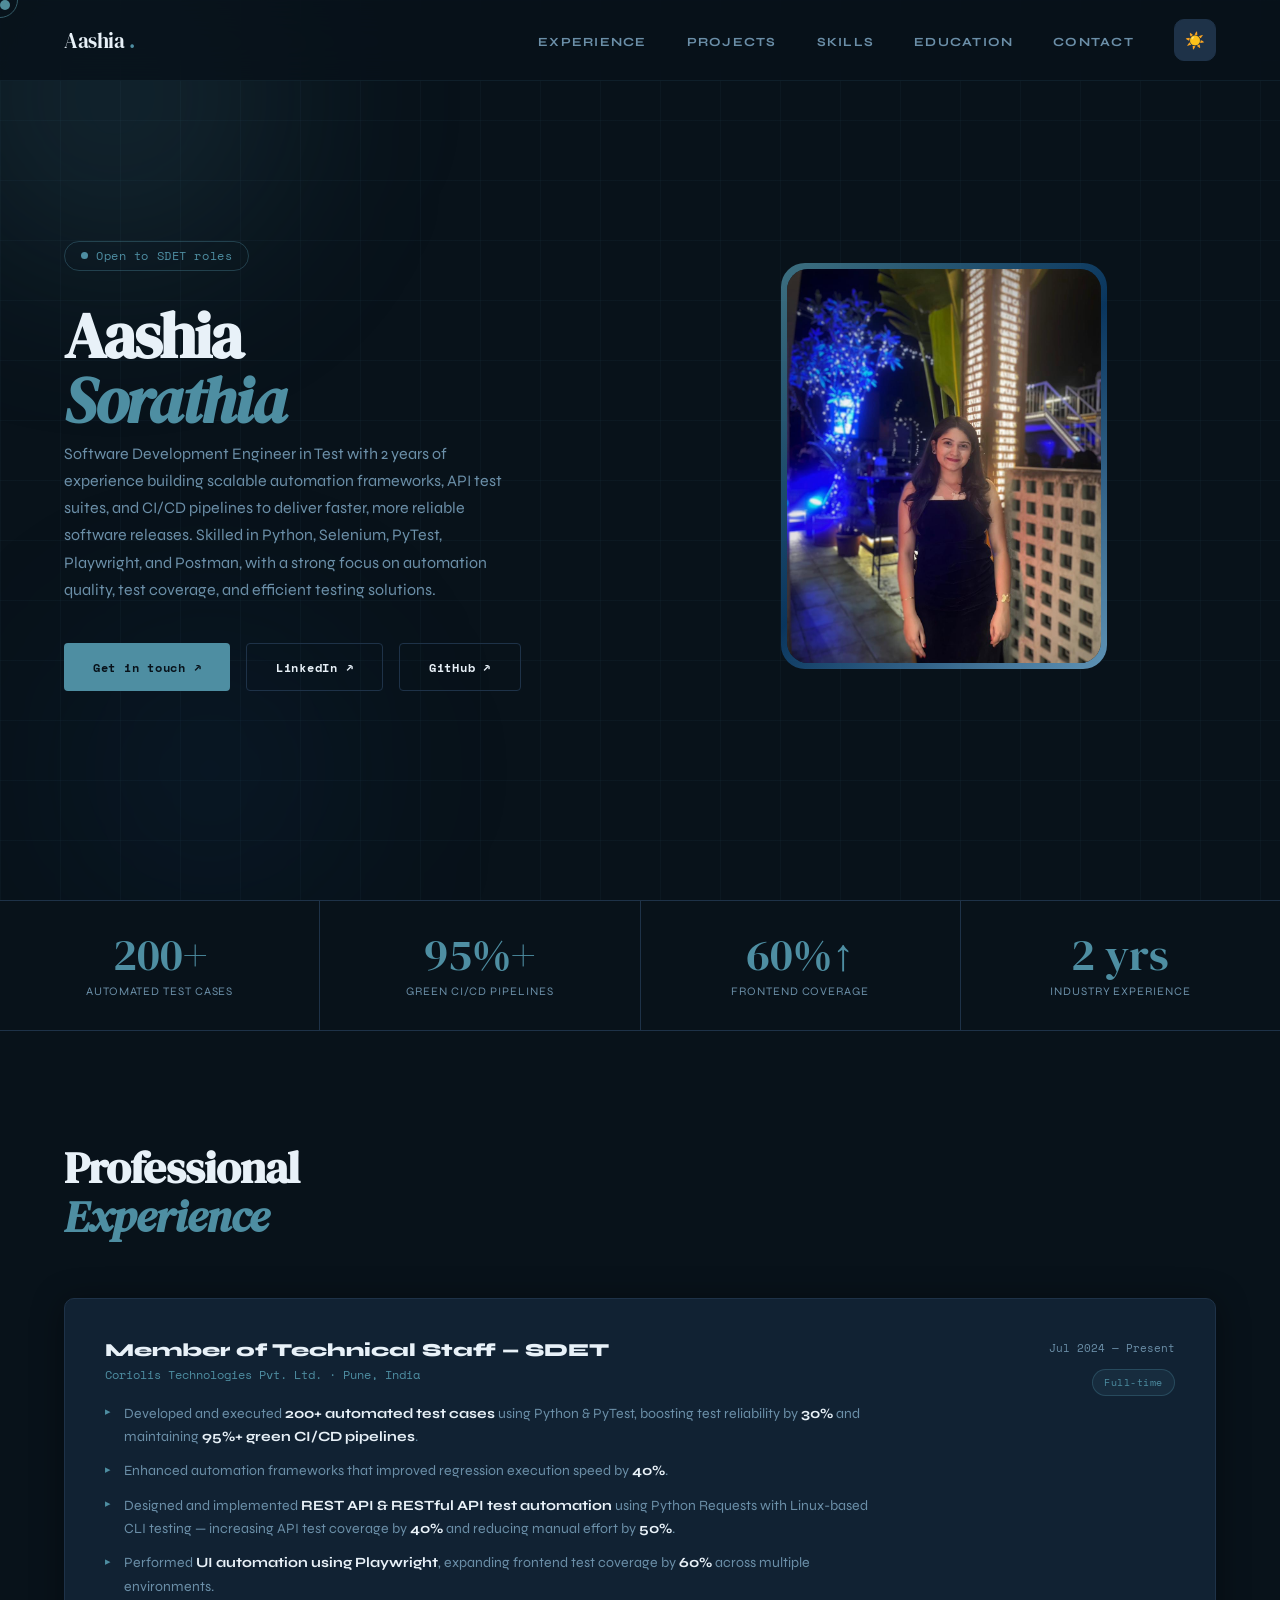
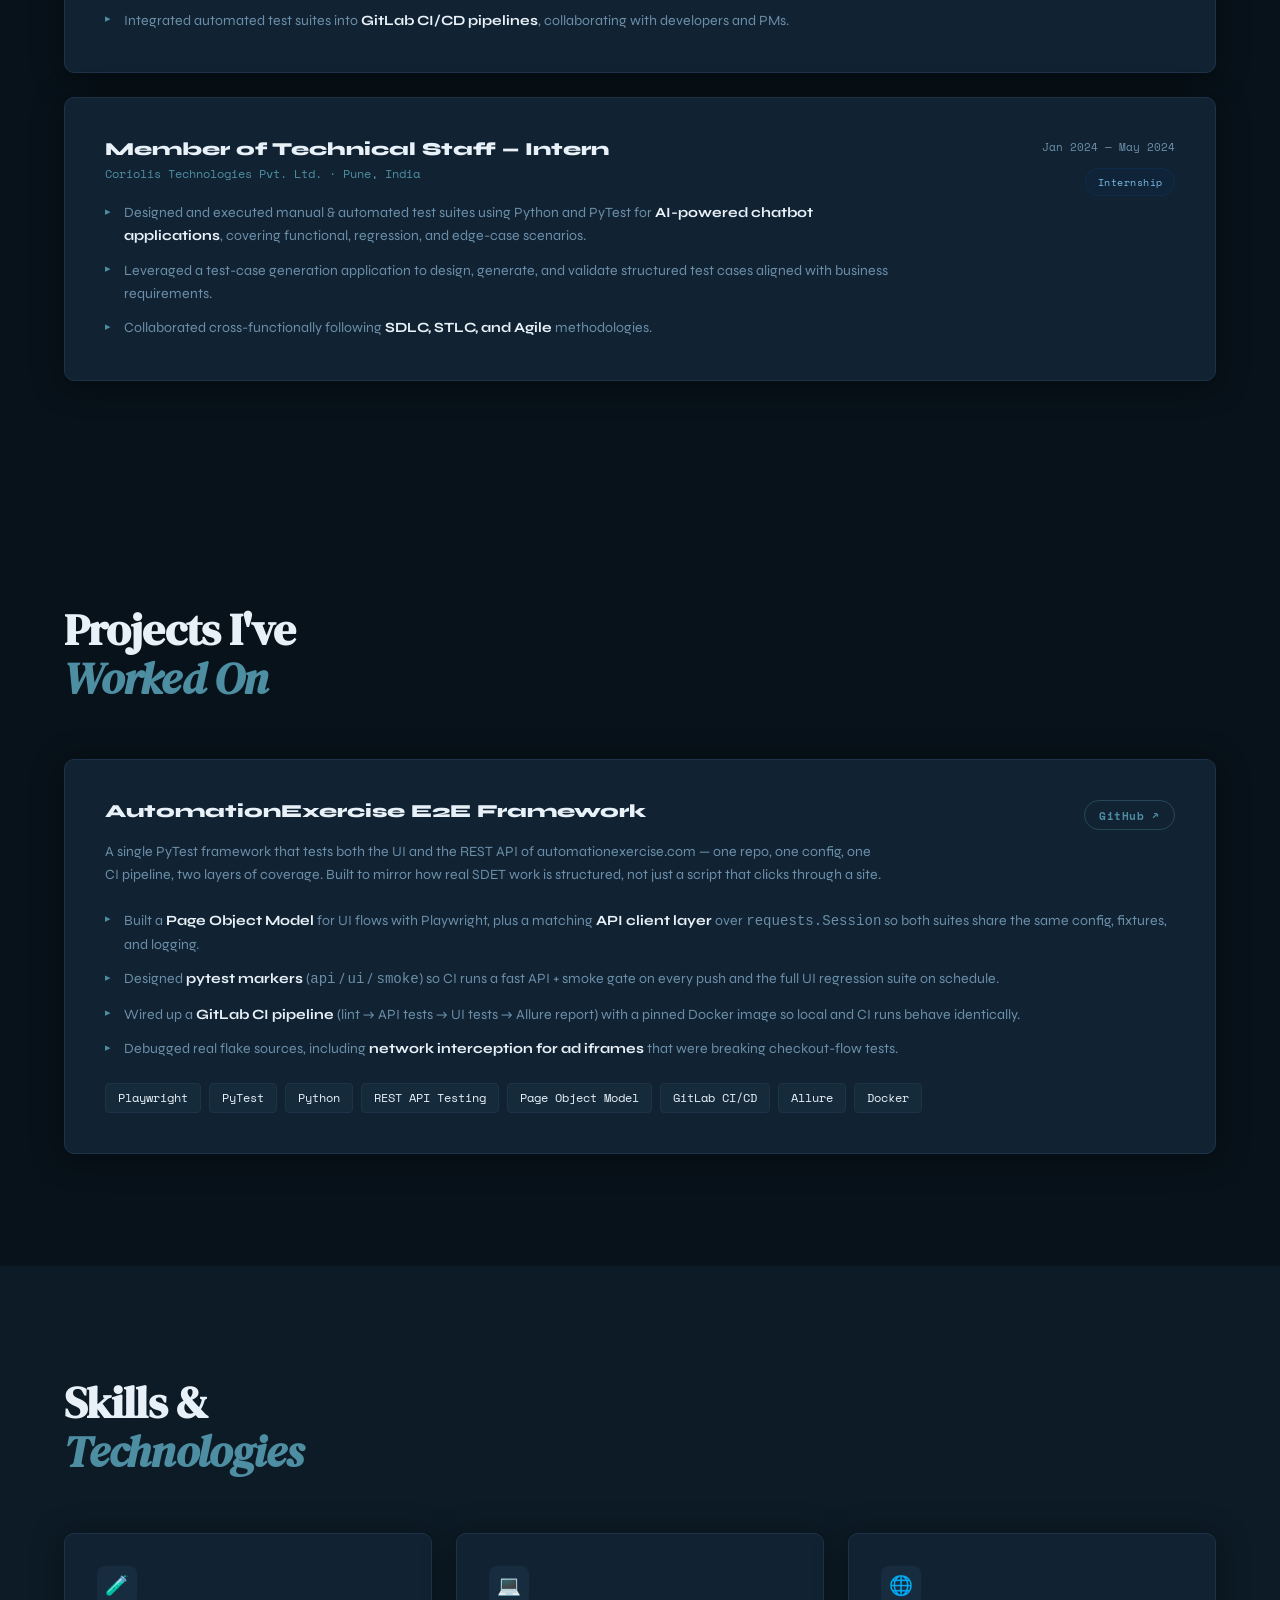
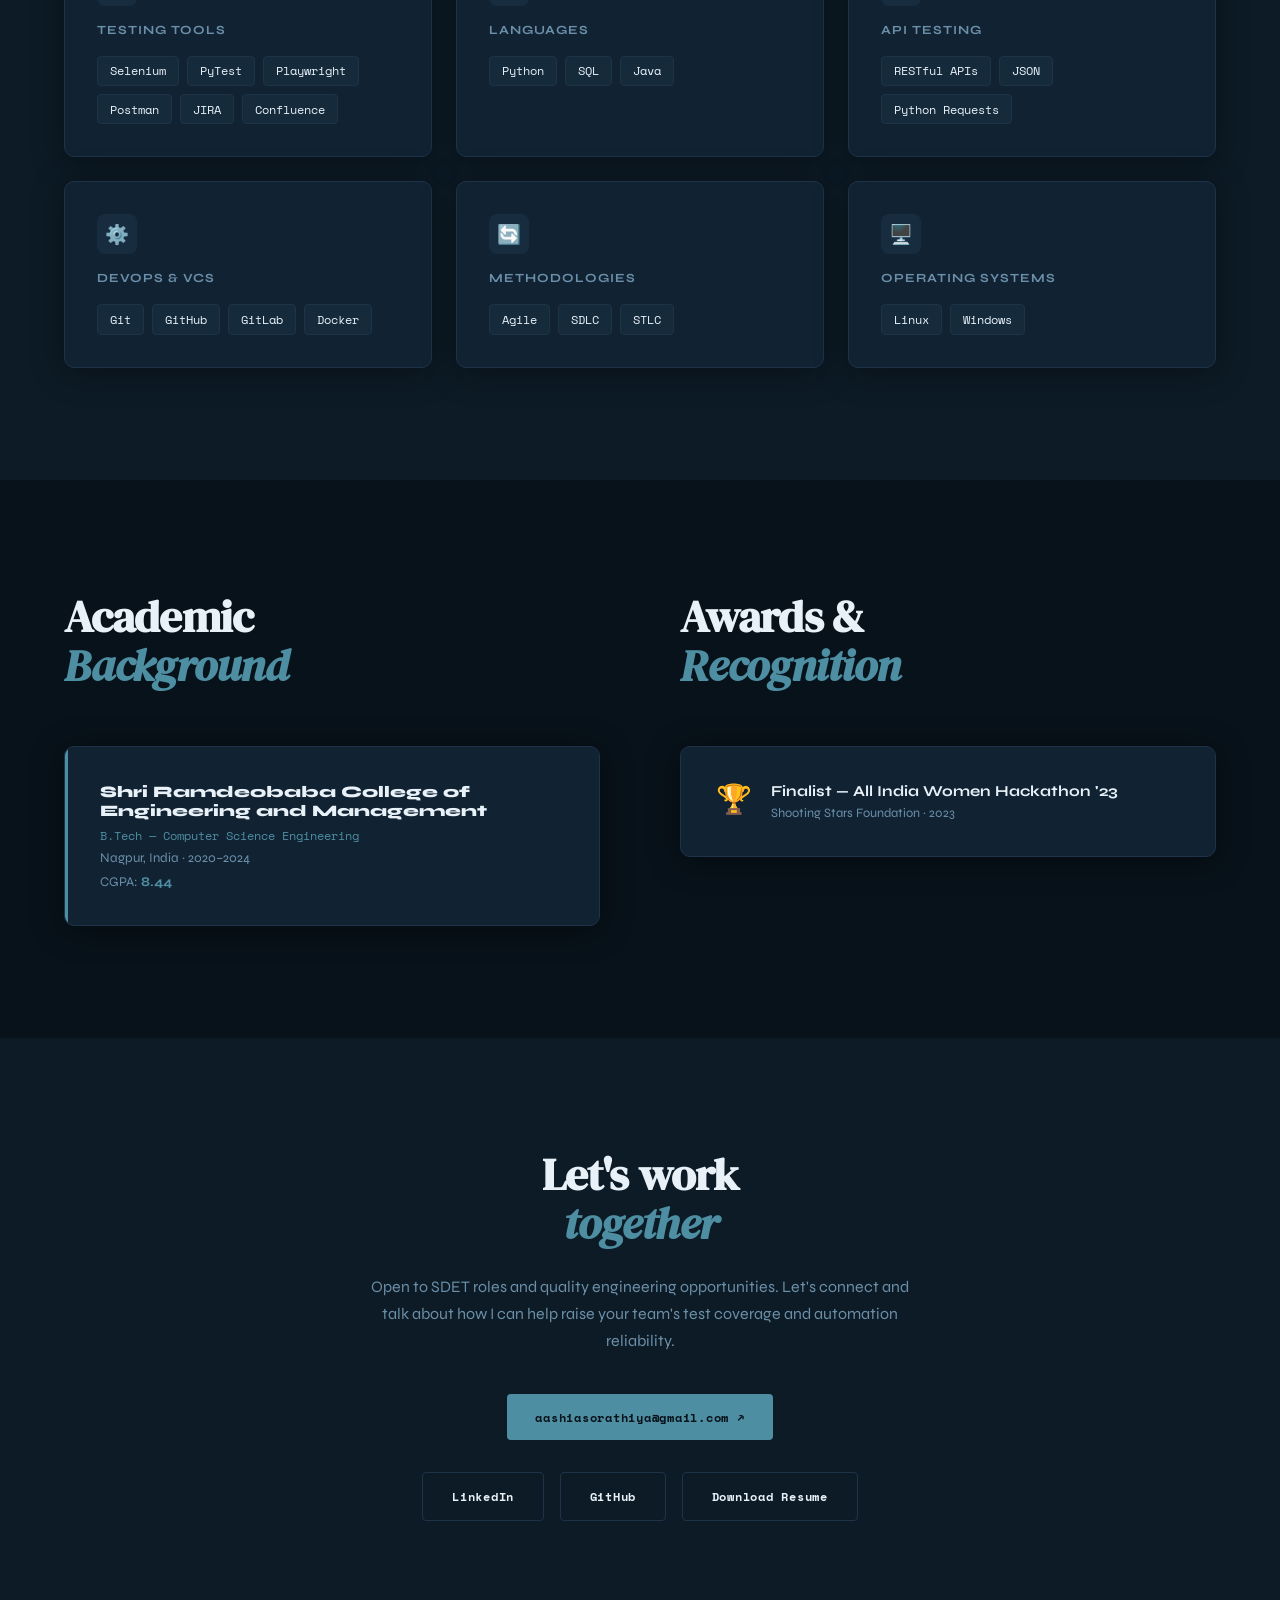
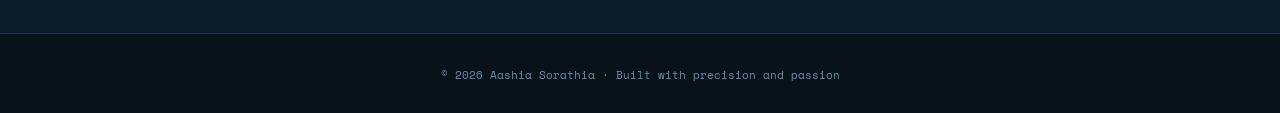
<file: index.html>
<!DOCTYPE html>
<html lang="en" data-theme="dark">
<head>
<meta charset="UTF-8"/>
<meta name="viewport" content="width=device-width, initial-scale=1.0"/>
<title>Aashia Sorathia — SDET</title>
<link href="https://fonts.googleapis.com/css2?family=DM+Serif+Display:ital@0;1&family=Space+Mono:wght@400;700&family=Syne:wght@400;500;700;800&display=swap" rel="stylesheet"/>
<style>

  /* ─── DARK THEME ─── */
  :root, [data-theme="dark"] {
    --bg:         #08121a;
    --surface:    #0d1b26;
    --card:       #112233;
    --border:     #1e3248;
    --accent:     #4E8EA2;
    --accent2:    #0A4174;
    --accent3:    #7BBDE8;
    --text:       #e8f1f8;
    --muted:      #6b8fa8;
    --warm:       #f0b452;
    --nav-bg:     rgba(8,18,26,0.82);
    --nav-border: rgba(78,142,162,0.12);
    --toggle-bg:  #1e3248;
    --shadow:     0 4px 32px rgba(0,0,0,0.4);
  }

  /* ─── LIGHT THEME ─── */
  [data-theme="light"] {
    --bg:         #f0f6fa;
    --surface:    #e2ecf4;
    --card:       #ffffff;
    --border:     #bdd4e4;
    --accent:     #4E8EA2;
    --accent2:    #0A4174;
    --accent3:    #2e7ab0;
    --text:       #0a1f2e;
    --muted:      #4a6d85;
    --warm:       #c47a1a;
    --nav-bg:     rgba(240,246,250,0.88);
    --nav-border: rgba(78,142,162,0.18);
    --toggle-bg:  #bdd4e4;
    --shadow:     0 4px 24px rgba(10,65,116,0.08);
  }

  *, *::before, *::after { box-sizing: border-box; margin: 0; padding: 0; }
  html { scroll-behavior: smooth; }
  body {
    background: var(--bg); color: var(--text);
    font-family: 'Syne', sans-serif;
    overflow-x: hidden; cursor: none;
    transition: background 0.4s, color 0.4s;
  }

  /* ── CURSOR ── */
  .cursor {
    width: 10px; height: 10px; background: var(--accent);
    border-radius: 50%; position: fixed; top: 0; left: 0;
    pointer-events: none; z-index: 9999;
    transition: transform 0.1s; mix-blend-mode: exclusion;
  }
  .cursor-ring {
    width: 36px; height: 36px; border: 1.5px solid var(--accent);
    border-radius: 50%; position: fixed; top: 0; left: 0;
    pointer-events: none; z-index: 9998;
    transition: transform 0.25s; mix-blend-mode: exclusion; opacity: 0.6;
  }

  /* ── NAV ── */
  nav {
    position: fixed; top: 0; left: 0; right: 0; z-index: 100;
    padding: 1.2rem 4rem;
    display: flex; justify-content: space-between; align-items: center;
    backdrop-filter: blur(18px);
    background: var(--nav-bg); border-bottom: 1px solid var(--nav-border);
    transition: background 0.4s, border-color 0.4s;
  }
  .nav-logo {
    font-family: 'DM Serif Display', serif; font-size: 1.3rem;
    letter-spacing: -0.02em; color: var(--text); text-decoration: none;
  }
  .nav-logo span { color: var(--accent); }
  .nav-right { display: flex; align-items: center; gap: 2.5rem; }
  .nav-links { display: flex; gap: 2.5rem; list-style: none; }
  .nav-links a {
    color: var(--muted); text-decoration: none; font-size: 0.78rem;
    font-weight: 700; letter-spacing: 0.1em; text-transform: uppercase;
    transition: color 0.2s; cursor: none;
  }
  .nav-links a:hover { color: var(--accent); }
  .theme-toggle {
    width: 42px; height: 42px; border-radius: 10px;
    border: 1px solid var(--border); background: var(--toggle-bg);
    display: flex; align-items: center; justify-content: center;
    font-size: 1rem; cursor: none; transition: all 0.3s;
  }
  .theme-toggle:hover { border-color: var(--accent); transform: scale(1.08); }

  /* ── HERO ── */
  #hero {
    min-height: 100vh;
    display: grid; grid-template-columns: 1fr 1fr;
    align-items: center; padding: 6rem 4rem 4rem;
    gap: 4rem; overflow: hidden; position: relative;
  }
  .hero-bg-grid {
    position: absolute; inset: 0;
    background-image:
      linear-gradient(rgba(78,142,162,0.05) 1px, transparent 1px),
      linear-gradient(90deg, rgba(78,142,162,0.05) 1px, transparent 1px);
    background-size: 60px 60px; pointer-events: none; z-index: 0;
  }
  .glow-orb {
    position: absolute; border-radius: 50%;
    filter: blur(90px); pointer-events: none; z-index: 0;
  }
  .orb1 { width: 350px; height: 350px; background: rgba(78,142,162,0.15); top: -80px; left: -60px; }
  .orb2 { width: 260px; height: 260px; background: rgba(10,65,116,0.15); bottom: 0; left: 80px; }

  .hero-left { position: relative; z-index: 2; max-width: 560px; }
  .hero-tag {
    display: inline-flex; align-items: center; gap: 0.5rem;
    font-family: 'Space Mono', monospace; font-size: 0.72rem;
    color: var(--accent); border: 1px solid rgba(78,142,162,0.35);
    border-radius: 100px; padding: 0.35rem 1rem; margin-bottom: 2rem;
    letter-spacing: 0.05em;
  }
  .hero-tag::before {
    content: ''; width: 7px; height: 7px;
    background: var(--accent); border-radius: 50%;
    animation: pulse 2s ease-in-out infinite;
  }
  @keyframes pulse {
    0%,100% { opacity: 1; transform: scale(1); }
    50% { opacity: 0.4; transform: scale(0.8); }
  }
  h1 {
    font-family: 'DM Serif Display', serif;
    font-size: clamp(3rem, 5vw, 5.5rem);
    line-height: 1.02; letter-spacing: -0.03em; margin-bottom: 0.4rem;
  }
  h1 em { font-style: italic; color: var(--accent); }
  .hero-sub {
    font-size: 1rem; color: var(--muted);
    margin-bottom: 2.5rem; line-height: 1.7; max-width: 440px;
  }
  .hero-cta { display: flex; gap: 1rem; flex-wrap: wrap; }
  .btn {
    display: inline-flex; align-items: center; gap: 0.5rem;
    font-family: 'Space Mono', monospace; font-size: 0.78rem;
    font-weight: 700; letter-spacing: 0.06em;
    padding: 0.85rem 1.8rem; border-radius: 4px;
    text-decoration: none; cursor: none; transition: all 0.2s;
  }
  .btn-primary { background: var(--accent); color: #fff; }
  [data-theme="dark"] .btn-primary { color: #08121a; }
  .btn-primary:hover { background: #3a7a8e; transform: translateY(-2px); }
  .btn-ghost { border: 1px solid var(--border); color: var(--text); background: transparent; }
  .btn-ghost:hover { border-color: var(--accent); color: var(--accent); transform: translateY(-2px); }

  /* ── PHOTO ── */
  .hero-right {
    position: relative; z-index: 2;
    display: flex; justify-content: center; align-items: center;
  }
  .hero-photo-wrap {
    position: relative; width: 320px; height: 400px;
    flex-shrink: 0; isolation: isolate;
  }
  /* Gradient ring frame — sits BEHIND photo */
  .photo-frame {
    position: absolute; inset: -3px; border-radius: 24px;
    background: linear-gradient(135deg, var(--accent), var(--accent2), var(--accent3));
    z-index: 1; opacity: 0.75;
  }
  /* White/card gap between frame and image */
  .photo-frame-gap {
    position: absolute; inset: 3px; border-radius: 21px;
    background: var(--card); z-index: 2;
  }
  /* Actual image container — clips cleanly */
  .photo-img-clip {
    position: absolute; inset: 3px; border-radius: 21px;
    overflow: hidden; z-index: 3;
  }
  /* ✅ The image — NO blue tint, NO filters, NO borders */
  .photo-img-clip img {
    width: 100%; height: 100%;
    object-fit: cover; object-position: center top;
    display: block;
    filter: none;
    -webkit-filter: none;
    image-rendering: auto;
    border: none; outline: none;
  }
  .photo-badge {
    position: absolute; bottom: -16px; right: 8px; z-index: 5;
    background: var(--accent); color: #fff;
    font-family: 'Space Mono', monospace; font-size: 0.65rem;
    font-weight: 700; padding: 0.4rem 1rem; border-radius: 100px;
    letter-spacing: 0.05em; white-space: nowrap;
    box-shadow: 0 4px 16px rgba(78,142,162,0.4);
  }
  [data-theme="dark"] .photo-badge { color: #08121a; }

  /* ── STATS ── */
  .stats-bar {
    display: grid; grid-template-columns: repeat(4, 1fr);
    gap: 1px; background: var(--border);
    border-top: 1px solid var(--border);
    border-bottom: 1px solid var(--border);
    position: relative; z-index: 2;
    transition: background 0.4s;
  }
  .stat {
    background: var(--bg); padding: 2rem 2.5rem;
    text-align: center; transition: background 0.4s;
  }
  .stat-val {
    font-family: 'DM Serif Display', serif; font-size: 2.8rem;
    color: var(--accent); line-height: 1; margin-bottom: 0.4rem;
  }
  .stat-label {
    font-size: 0.72rem; color: var(--muted);
    letter-spacing: 0.08em; text-transform: uppercase;
  }

  /* ── SECTIONS ── */
  section { position: relative; z-index: 2; }
  #experience { padding: 7rem 4rem; }
  #skills { padding: 7rem 4rem; background: var(--surface); transition: background 0.4s; }
  #edu-ach { padding: 7rem 4rem; display: grid; grid-template-columns: 1fr 1fr; gap: 5rem; align-items: start; }
  #contact { padding: 7rem 4rem; background: var(--surface); text-align: center; transition: background 0.4s; }

  .section-title {
    font-family: 'DM Serif Display', serif;
    font-size: clamp(2rem, 3.5vw, 3.2rem);
    letter-spacing: -0.02em; margin-bottom: 3.5rem; line-height: 1.1;
  }
  .section-title em { font-style: italic; color: var(--accent); }

  /* ── EXP CARDS ── */
  .exp-grid { display: grid; gap: 1.5rem; }
  .exp-card {
    background: var(--card); border: 1px solid var(--border);
    border-radius: 10px; padding: 2.5rem;
    display: grid; grid-template-columns: 3fr 1fr; gap: 1.5rem;
    transition: border-color 0.2s, transform 0.2s, background 0.4s;
    box-shadow: var(--shadow);
  }
  .exp-card:hover { border-color: var(--accent); transform: translateY(-3px); }
  .exp-role { font-size: 1.15rem; font-weight: 800; margin-bottom: 0.3rem; }
  .exp-company {
    font-family: 'Space Mono', monospace; font-size: 0.75rem;
    color: var(--accent); margin-bottom: 1.2rem;
  }
  .exp-bullets { list-style: none; display: flex; flex-direction: column; gap: 0.7rem; }
  .exp-bullets li {
    font-size: 0.88rem; color: var(--muted);
    line-height: 1.65; padding-left: 1.2rem; position: relative;
  }
  .exp-bullets li::before {
    content: '▸'; position: absolute; left: 0;
    color: var(--accent); font-size: 0.7rem; top: 0.12em;
  }
  .exp-bullets strong { color: var(--text); }
  .exp-meta { text-align: right; }
  .exp-period {
    font-family: 'Space Mono', monospace; font-size: 0.7rem;
    color: var(--muted); margin-bottom: 0.8rem;
  }
  .exp-badge {
    display: inline-block; background: rgba(78,142,162,0.1);
    color: var(--accent); border: 1px solid rgba(78,142,162,0.3);
    font-family: 'Space Mono', monospace; font-size: 0.65rem;
    padding: 0.3rem 0.7rem; border-radius: 100px; letter-spacing: 0.05em;
  }
  .exp-badge.intern {
    background: rgba(10,65,116,0.1); color: var(--accent3);
    border-color: rgba(10,65,116,0.25);
  }
  /* ── PROJECTS ── */
  #projects { padding: 7rem 4rem; }
  .project-grid { display: grid; gap: 1.5rem; }
  .project-card {
    background: var(--card); border: 1px solid var(--border);
    border-radius: 10px; padding: 2.5rem;
    transition: border-color 0.2s, transform 0.2s, background 0.4s;
    box-shadow: var(--shadow);
  }
  .project-card:hover { border-color: var(--accent); transform: translateY(-3px); }
  .project-head {
    display: flex; justify-content: space-between; align-items: flex-start;
    gap: 1.5rem; margin-bottom: 0.6rem; flex-wrap: wrap;
  }
  .project-title { font-size: 1.15rem; font-weight: 800; }
  .project-links { display: flex; gap: 0.7rem; flex-shrink: 0; }
  .project-links a {
    font-family: 'Space Mono', monospace; font-size: 0.7rem;
    font-weight: 700; letter-spacing: 0.05em; color: var(--accent);
    border: 1px solid rgba(78,142,162,0.35); border-radius: 100px;
    padding: 0.35rem 0.9rem; text-decoration: none; transition: all 0.2s;
  }
  .project-links a:hover { background: var(--accent); color: #fff; }
  [data-theme="dark"] .project-links a:hover { color: #08121a; }
  .project-desc {
    font-size: 0.88rem; color: var(--muted); line-height: 1.65;
    margin-bottom: 1.4rem; max-width: 780px;
  }
  .project-bullets { list-style: none; display: flex; flex-direction: column; gap: 0.7rem; margin-bottom: 1.4rem; }
  .project-bullets li {
    font-size: 0.88rem; color: var(--muted);
    line-height: 1.65; padding-left: 1.2rem; position: relative;
  }
  .project-bullets li::before {
    content: '▸'; position: absolute; left: 0;
    color: var(--accent); font-size: 0.7rem; top: 0.12em;
  }
  .project-bullets strong { color: var(--text); }
  .project-tags { display: flex; flex-wrap: wrap; gap: 0.5rem; }

  /* ── SKILLS ── */
  .skills-grid { display: grid; grid-template-columns: repeat(3,1fr); gap: 1.5rem; margin-top: 3.5rem; }
  .skill-cat {
    background: var(--card); border: 1px solid var(--border);
    border-radius: 10px; padding: 2rem;
    transition: border-color 0.2s, transform 0.2s, background 0.4s;
    box-shadow: var(--shadow);
  }
  .skill-cat:hover { border-color: var(--accent); transform: translateY(-3px); }
  .skill-cat-icon {
    width: 40px; height: 40px; border-radius: 8px;
    background: rgba(78,142,162,0.1);
    display: flex; align-items: center; justify-content: center;
    font-size: 1.2rem; margin-bottom: 1rem;
  }
  .skill-cat-title {
    font-size: 0.78rem; font-weight: 700; letter-spacing: 0.08em;
    text-transform: uppercase; color: var(--muted); margin-bottom: 1.2rem;
  }
  .skill-tags { display: flex; flex-wrap: wrap; gap: 0.5rem; }
  .skill-tag {
    font-family: 'Space Mono', monospace; font-size: 0.72rem;
    color: var(--text); background: rgba(78,142,162,0.07);
    border: 1px solid var(--border);
    padding: 0.35rem 0.75rem; border-radius: 4px;
  }

  /* ── EDU & ACH ── */
  .edu-card {
    background: var(--card); border: 1px solid var(--border);
    border-radius: 10px; padding: 2.2rem; margin-top: 2rem;
    position: relative; overflow: hidden;
    box-shadow: var(--shadow); transition: background 0.4s;
  }
  .edu-card::before {
    content: ''; position: absolute; left: 0; top: 0; bottom: 0;
    width: 3px; background: var(--accent);
  }
  .edu-name { font-size: 1rem; font-weight: 800; margin-bottom: 0.4rem; }
  .edu-deg { font-family: 'Space Mono', monospace; font-size: 0.75rem; color: var(--accent); margin-bottom: 0.4rem; }
  .edu-detail { font-size: 0.83rem; color: var(--muted); }
  .ach-card {
    background: var(--card); border: 1px solid var(--border);
    border-radius: 10px; padding: 2.2rem; margin-top: 2rem;
    display: flex; align-items: flex-start; gap: 1.2rem;
    transition: border-color 0.2s, background 0.4s; box-shadow: var(--shadow);
  }
  .ach-card:hover { border-color: var(--warm); }
  .ach-icon { font-size: 1.8rem; flex-shrink: 0; }
  .ach-title { font-size: 0.95rem; font-weight: 700; margin-bottom: 0.3rem; }
  .ach-sub { font-size: 0.8rem; color: var(--muted); }

  /* ── CONTACT ── */
  .contact-inner { max-width: 560px; margin: 0 auto; }
  .contact-desc { font-size: 1rem; color: var(--muted); line-height: 1.7; margin: 1.5rem 0 2.5rem; }
  .contact-links { display: flex; justify-content: center; gap: 1rem; flex-wrap: wrap; margin-top: 2rem; }

  /* ── FOOTER ── */
  footer {
    text-align: center; padding: 2rem;
    font-family: 'Space Mono', monospace; font-size: 0.7rem;
    color: var(--muted); border-top: 1px solid var(--border);
    transition: border-color 0.4s;
  }

  /* ── ANIMATIONS ── */
  .fade-up { opacity: 0; transform: translateY(28px); transition: opacity 0.6s, transform 0.6s; }
  .fade-up.visible { opacity: 1; transform: translateY(0); }

  /* ── RESPONSIVE ── */
  @media (max-width: 900px) {
    nav { padding: 1rem 1.5rem; }
    .nav-links { gap: 1rem; }
    #hero { grid-template-columns: 1fr; padding: 6rem 1.5rem 3rem; }
    .hero-right { order: -1; margin-bottom: 2rem; }
    .hero-photo-wrap { width: 200px; height: 250px; }
    .stats-bar { grid-template-columns: 1fr 1fr; }
    #experience, #projects, #skills, #contact { padding: 5rem 1.5rem; }
    .skills-grid { grid-template-columns: 1fr 1fr; }
    #edu-ach { grid-template-columns: 1fr; padding: 5rem 1.5rem; gap: 3rem; }
    .exp-card { grid-template-columns: 1fr; }
    .exp-meta { text-align: left; }
    .project-head { flex-direction: column; }
  }
  @media (max-width: 500px) {
    .skills-grid { grid-template-columns: 1fr; }
    .nav-links { display: none; }
  }
</style>
</head>
<body>

<div class="cursor" id="cursor"></div>
<div class="cursor-ring" id="cursorRing"></div>

<nav>
  <a href="#hero" class="nav-logo">Aashia <span>.</span></a>
  <div class="nav-right">
    <ul class="nav-links">
      <li><a href="#experience">Experience</a></li>
      <li><a href="#projects">Projects</a></li>
      <li><a href="#skills">Skills</a></li>
      <li><a href="#edu-ach">Education</a></li>
      <li><a href="#contact">Contact</a></li>
    </ul>
    <button class="theme-toggle" id="themeToggle" aria-label="Toggle theme">☀️</button>
  </div>
</nav>

<section id="hero">
  <div class="hero-bg-grid"></div>
  <div class="glow-orb orb1"></div>
  <div class="glow-orb orb2"></div>

  <div class="hero-left fade-up">
    <div class="hero-tag">Open to SDET roles</div>
    <h1>Aashia<br><em>Sorathia</em></h1>
    <p class="hero-sub">
     Software Development Engineer in Test with 2 years of experience building scalable automation frameworks, API test suites, and CI/CD pipelines to deliver faster, more reliable software releases. Skilled in Python, Selenium, PyTest, Playwright, and Postman, with a strong focus on automation quality, test coverage, and efficient testing solutions.
    </p>
    <div class="hero-cta">
      <a href="#contact" class="btn btn-primary">Get in touch ↗</a>
      <a href="https://www.linkedin.com/in/aashia-sorathia-327803216/" target="_blank" class="btn btn-ghost">LinkedIn ↗</a>
      <a href="https://github.com/aashiasorathia" target="_blank" class="btn btn-ghost">GitHub ↗</a>
    </div>
  </div>

  <div class="hero-right fade-up">
    <div class="hero-photo-wrap">
      <div class="photo-frame"></div>
      <div class="photo-frame-gap"></div>
      <div class="photo-img-clip">
        <img src="aashia_img.jpeg" alt="Aashia Sorathia"/>
  </div>
</section>

<div class="stats-bar">
  <div class="stat fade-up"><div class="stat-val">200+</div><div class="stat-label">Automated Test Cases</div></div>
  <div class="stat fade-up"><div class="stat-val">95%+</div><div class="stat-label">Green CI/CD Pipelines</div></div>
  <div class="stat fade-up"><div class="stat-val">60%↑</div><div class="stat-label">Frontend Coverage</div></div>
  <div class="stat fade-up"><div class="stat-val">2 yrs</div><div class="stat-label">Industry Experience</div></div>
</div>

<section id="experience">
  <h2 class="section-title">Professional<br><em>Experience</em></h2>
  <div class="exp-grid">
    <div class="exp-card fade-up">
      <div>
        <div class="exp-role">Member of Technical Staff — SDET</div>
        <div class="exp-company">Coriolis Technologies Pvt. Ltd. · Pune, India</div>
        <ul class="exp-bullets">
          <li>Developed and executed <strong>200+ automated test cases</strong> using Python & PyTest, boosting test reliability by <strong>30%</strong> and maintaining <strong>95%+ green CI/CD pipelines</strong>.</li>
          <li>Enhanced automation frameworks that improved regression execution speed by <strong>40%</strong>.</li>
          <li>Designed and implemented <strong>REST API & RESTful API test automation</strong> using Python Requests with Linux-based CLI testing — increasing API test coverage by <strong>40%</strong> and reducing manual effort by <strong>50%</strong>.</li>
          <li>Performed <strong>UI automation using Playwright</strong>, expanding frontend test coverage by <strong>60%</strong> across multiple environments.</li>
          <li>Integrated automated test suites into <strong>GitLab CI/CD pipelines</strong>, collaborating with developers and PMs.</li>
        </ul>
      </div>
      <div class="exp-meta">
        <div class="exp-period">Jul 2024 — Present</div>
        <span class="exp-badge">Full-time</span>
      </div>
    </div>
    <div class="exp-card fade-up">
      <div>
        <div class="exp-role">Member of Technical Staff — Intern</div>
        <div class="exp-company">Coriolis Technologies Pvt. Ltd. · Pune, India</div>
        <ul class="exp-bullets">
          <li>Designed and executed manual & automated test suites using Python and PyTest for <strong>AI-powered chatbot applications</strong>, covering functional, regression, and edge-case scenarios.</li>
          <li>Leveraged a test-case generation application to design, generate, and validate structured test cases aligned with business requirements.</li>
          <li>Collaborated cross-functionally following <strong>SDLC, STLC, and Agile</strong> methodologies.</li>
        </ul>
      </div>
      <div class="exp-meta">
        <div class="exp-period">Jan 2024 — May 2024</div>
        <span class="exp-badge intern">Internship</span>
      </div>
    </div>
  </div>
</section>

<section id="projects">
  <h2 class="section-title">Projects I've<br><em>Worked On</em></h2>
  <div class="project-grid">
    <div class="project-card fade-up">
      <div class="project-head">
        <div class="project-title">AutomationExercise E2E Framework</div>
        <div class="project-links">
          <a href="https://github.com/aashiasorathia/automationexercise-e2e-framework" target="_blank">GitHub ↗</a>
        </div>
      </div>
      <p class="project-desc">
        A single PyTest framework that tests both the UI and the REST API of automationexercise.com — one repo, one config, one CI pipeline, two layers of coverage. Built to mirror how real SDET work is structured, not just a script that clicks through a site.
      </p>
      <ul class="project-bullets">
        <li>Built a <strong>Page Object Model</strong> for UI flows with Playwright, plus a matching <strong>API client layer</strong> over <code>requests.Session</code> so both suites share the same config, fixtures, and logging.</li>
        <li>Designed <strong>pytest markers</strong> (<code>api</code> / <code>ui</code> / <code>smoke</code>) so CI runs a fast API + smoke gate on every push and the full UI regression suite on schedule.</li>
        <li>Wired up a <strong>GitLab CI pipeline</strong> (lint → API tests → UI tests → Allure report) with a pinned Docker image so local and CI runs behave identically.</li>
        <li>Debugged real flake sources, including <strong>network interception for ad iframes</strong> that were breaking checkout-flow tests.</li>
      </ul>
      <div class="project-tags">
        <span class="skill-tag">Playwright</span><span class="skill-tag">PyTest</span><span class="skill-tag">Python</span><span class="skill-tag">REST API Testing</span><span class="skill-tag">Page Object Model</span><span class="skill-tag">GitLab CI/CD</span><span class="skill-tag">Allure</span><span class="skill-tag">Docker</span>
      </div>
    </div>
  </div>
</section>

<section id="skills">
  <h2 class="section-title">Skills &amp;<br><em>Technologies</em></h2>
  <div class="skills-grid">
    <div class="skill-cat fade-up"><div class="skill-cat-icon">🧪</div><div class="skill-cat-title">Testing Tools</div><div class="skill-tags"><span class="skill-tag">Selenium</span><span class="skill-tag">PyTest</span><span class="skill-tag">Playwright</span><span class="skill-tag">Postman</span><span class="skill-tag">JIRA</span><span class="skill-tag">Confluence</span></div></div>
    <div class="skill-cat fade-up"><div class="skill-cat-icon">💻</div><div class="skill-cat-title">Languages</div><div class="skill-tags"><span class="skill-tag">Python</span><span class="skill-tag">SQL</span><span class="skill-tag">Java</span></div></div>
    <div class="skill-cat fade-up"><div class="skill-cat-icon">🌐</div><div class="skill-cat-title">API Testing</div><div class="skill-tags"><span class="skill-tag">RESTful APIs</span><span class="skill-tag">JSON</span><span class="skill-tag">Python Requests</span></div></div>
    <div class="skill-cat fade-up"><div class="skill-cat-icon">⚙️</div><div class="skill-cat-title">DevOps &amp; VCS</div><div class="skill-tags"><span class="skill-tag">Git</span><span class="skill-tag">GitHub</span><span class="skill-tag">GitLab</span><span class="skill-tag">Docker</span></div></div>
    <div class="skill-cat fade-up"><div class="skill-cat-icon">🔄</div><div class="skill-cat-title">Methodologies</div><div class="skill-tags"><span class="skill-tag">Agile</span><span class="skill-tag">SDLC</span><span class="skill-tag">STLC</span></div></div>
    <div class="skill-cat fade-up"><div class="skill-cat-icon">🖥️</div><div class="skill-cat-title">Operating Systems</div><div class="skill-tags"><span class="skill-tag">Linux</span><span class="skill-tag">Windows</span></div></div>
  </div>
</section>

<section id="edu-ach">
  <div>
    <h2 class="section-title">Academic<br><em>Background</em></h2>
    <div class="edu-card fade-up">
      <div class="edu-name">Shri Ramdeobaba College of Engineering and Management</div>
      <div class="edu-deg">B.Tech — Computer Science Engineering</div>
      <div class="edu-detail">Nagpur, India · 2020–2024</div>
      <div class="edu-detail" style="margin-top:0.5rem;">CGPA: <strong style="color:var(--accent)">8.44</strong></div>
    </div>
  </div>
  <div>
    <h2 class="section-title">Awards &amp;<br><em>Recognition</em></h2>
    <div class="ach-card fade-up">
      <div class="ach-icon">🏆</div>
      <div>
        <div class="ach-title">Finalist — All India Women Hackathon '23</div>
        <div class="ach-sub">Shooting Stars Foundation · 2023</div>
      </div>
    </div>
  </div>
</section>

<section id="contact">
  <div class="contact-inner">
    <h2 class="section-title" style="margin-bottom:0">Let's work<br><em>together</em></h2>
    <p class="contact-desc">Open to SDET roles and quality engineering opportunities. Let's connect and talk about how I can help raise your team's test coverage and automation reliability.</p>
    <a href="mailto:aashiasorathiya@gmail.com" class="btn btn-primary" style="margin:0 auto;display:inline-flex;">aashiasorathiya@gmail.com ↗</a>
    <div class="contact-links">
      <a href="https://www.linkedin.com/in/aashia-sorathia-327803216/" target="_blank" class="btn btn-ghost">LinkedIn</a>
      <a href="https://github.com/aashiasorathia" target="_blank" class="btn btn-ghost">GitHub</a>
       <a href="https://drive.google.com/file/d/1Pvc9Av3_dClfGSYJ1koC9A6VMarxFPPU/view?usp=sharing" target="_blank" class="btn btn-ghost">Download Resume</a>
    </div>
  </div>
</section>

<footer><p>© 2026 Aashia Sorathia · Built with precision and passion</p></footer>

<script>
  // Cursor
  const cursor = document.getElementById('cursor');
  const ring   = document.getElementById('cursorRing');
  let mx=0,my=0,rx=0,ry=0;
  document.addEventListener('mousemove', e => {
    mx=e.clientX; my=e.clientY;
    cursor.style.transform=`translate(${mx-5}px,${my-5}px)`;
  });
  (function loop(){ rx+=(mx-rx)*0.15; ry+=(my-ry)*0.15; ring.style.transform=`translate(${rx-18}px,${ry-18}px)`; requestAnimationFrame(loop); })();

  // Theme
  const html = document.documentElement;
  const btn  = document.getElementById('themeToggle');
  let dark   = localStorage.getItem('theme') !== 'light';
  function apply(){ html.setAttribute('data-theme', dark?'dark':'light'); btn.textContent=dark?'☀️':'🌙'; localStorage.setItem('theme',dark?'dark':'light'); }
  apply();
  btn.addEventListener('click', ()=>{ dark=!dark; apply(); });

  // Scroll reveal
  const obs = new IntersectionObserver(entries=>{
    entries.forEach((e,i)=>{ if(e.isIntersecting){ setTimeout(()=>e.target.classList.add('visible'),i*80); obs.unobserve(e.target); } });
  },{threshold:0.1});
  document.querySelectorAll('.fade-up').forEach(el=>obs.observe(el));
</script>
</body>
</html>
</file>
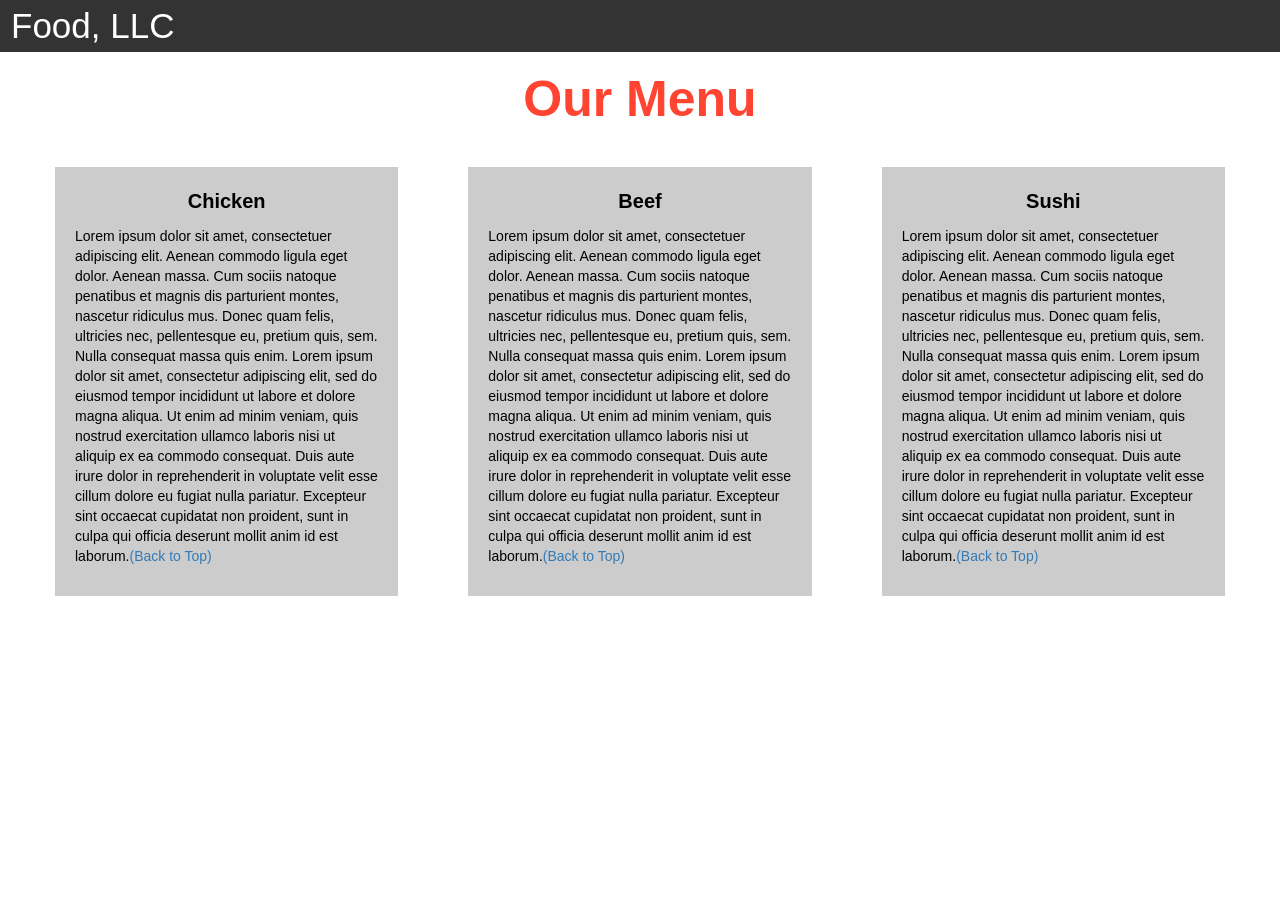
<file: module 3/index.html>
<!DOCTYPE html>
<html>
<head>

<title>Module 3</title>

  <meta name="viewport" content="width=device-width, initial-scale=1">
  <link rel="stylesheet" href="https://maxcdn.bootstrapcdn.com/bootstrap/3.3.7/css/bootstrap.min.css">
  <script src="https://ajax.googleapis.com/ajax/libs/jquery/3.3.1/jquery.min.js"></script>
  <script src="https://maxcdn.bootstrapcdn.com/bootstrap/3.3.7/js/bootstrap.min.js"></script>

</head>

<meta name="viewport" content="width=device-width, initial-scale=1">
<link rel="stylesheet" type="text/css" href="style.css">



<body>


<nav class="navbar" id="top">
  <div class="container-fluid">

    <div class="navbar-header">
      <button type="button" class="navbar-toggle" data-toggle="collapse" data-target="#myNavbar">
        <span class="icon-bar"></span>
        <span class="icon-bar"></span>
        <span class="icon-bar"></span> 
      </button>
      <a class="navbar-brand" href="#">Food, LLC</a>
    </div>

    <div class="collapse" id="myNavbar">
      <ul class="nav navbar-nav visible-xs">
        <li><a class="menu-item" href="#">Chicken</a></li>
        <li><a class="menu-item" href="#">Beef</a></li> 
        <li><a class="menu-item" href="#">Sushi</a></li> 
      </ul>
    </div>

  </div>
</nav>

<h1 class="main-title">Our Menu</h1>



<div class="row">

  <div class="col-lg-4 col-md-6 col-sm-12">
    <div class="content-box">
      <p class="item-name">Chicken</p>
      <p>Lorem ipsum dolor sit amet, consectetuer adipiscing elit. Aenean commodo ligula eget dolor. Aenean massa. Cum sociis natoque penatibus et magnis dis parturient montes, nascetur ridiculus mus. Donec quam felis, ultricies nec, pellentesque eu, pretium quis, sem. Nulla consequat massa quis enim. Lorem ipsum dolor sit amet, consectetur adipiscing elit, sed do eiusmod tempor incididunt ut labore et dolore magna aliqua. Ut enim ad minim veniam, quis nostrud exercitation ullamco laboris nisi ut aliquip ex ea commodo consequat. Duis aute irure dolor in reprehenderit in voluptate velit esse cillum dolore eu fugiat nulla pariatur. Excepteur sint occaecat cupidatat non proident, sunt in culpa qui officia deserunt mollit anim id est laborum.<a href="#top">(Back to Top)</a></p>
    </div>
  </div>

  <div class="col-lg-4 col-md-6 col-sm-12">
    <div class="content-box">
      <p class="item-name">Beef</p>
      <p>Lorem ipsum dolor sit amet, consectetuer adipiscing elit. Aenean commodo ligula eget dolor. Aenean massa. Cum sociis natoque penatibus et magnis dis parturient montes, nascetur ridiculus mus. Donec quam felis, ultricies nec, pellentesque eu, pretium quis, sem. Nulla consequat massa quis enim. Lorem ipsum dolor sit amet, consectetur adipiscing elit, sed do eiusmod tempor incididunt ut labore et dolore magna aliqua. Ut enim ad minim veniam, quis nostrud exercitation ullamco laboris nisi ut aliquip ex ea commodo consequat. Duis aute irure dolor in reprehenderit in voluptate velit esse cillum dolore eu fugiat nulla pariatur. Excepteur sint occaecat cupidatat non proident, sunt in culpa qui officia deserunt mollit anim id est laborum.<a href="#top">(Back to Top)</a></p>
    </div>
  </div>


  <div class="col-lg-4 col-md-12 col-sm-12">
    <div class="content-box">
      <p class="item-name">Sushi</p>
      <p>Lorem ipsum dolor sit amet, consectetuer adipiscing elit. Aenean commodo ligula eget dolor. Aenean massa. Cum sociis natoque penatibus et magnis dis parturient montes, nascetur ridiculus mus. Donec quam felis, ultricies nec, pellentesque eu, pretium quis, sem. Nulla consequat massa quis enim. Lorem ipsum dolor sit amet, consectetur adipiscing elit, sed do eiusmod tempor incididunt ut labore et dolore magna aliqua. Ut enim ad minim veniam, quis nostrud exercitation ullamco laboris nisi ut aliquip ex ea commodo consequat. Duis aute irure dolor in reprehenderit in voluptate velit esse cillum dolore eu fugiat nulla pariatur. Excepteur sint occaecat cupidatat non proident, sunt in culpa qui officia deserunt mollit anim id est laborum.<a href="#top">(Back to Top)</a></p>
    </div>
  </div>

</div>


</body>
</html>
</file>
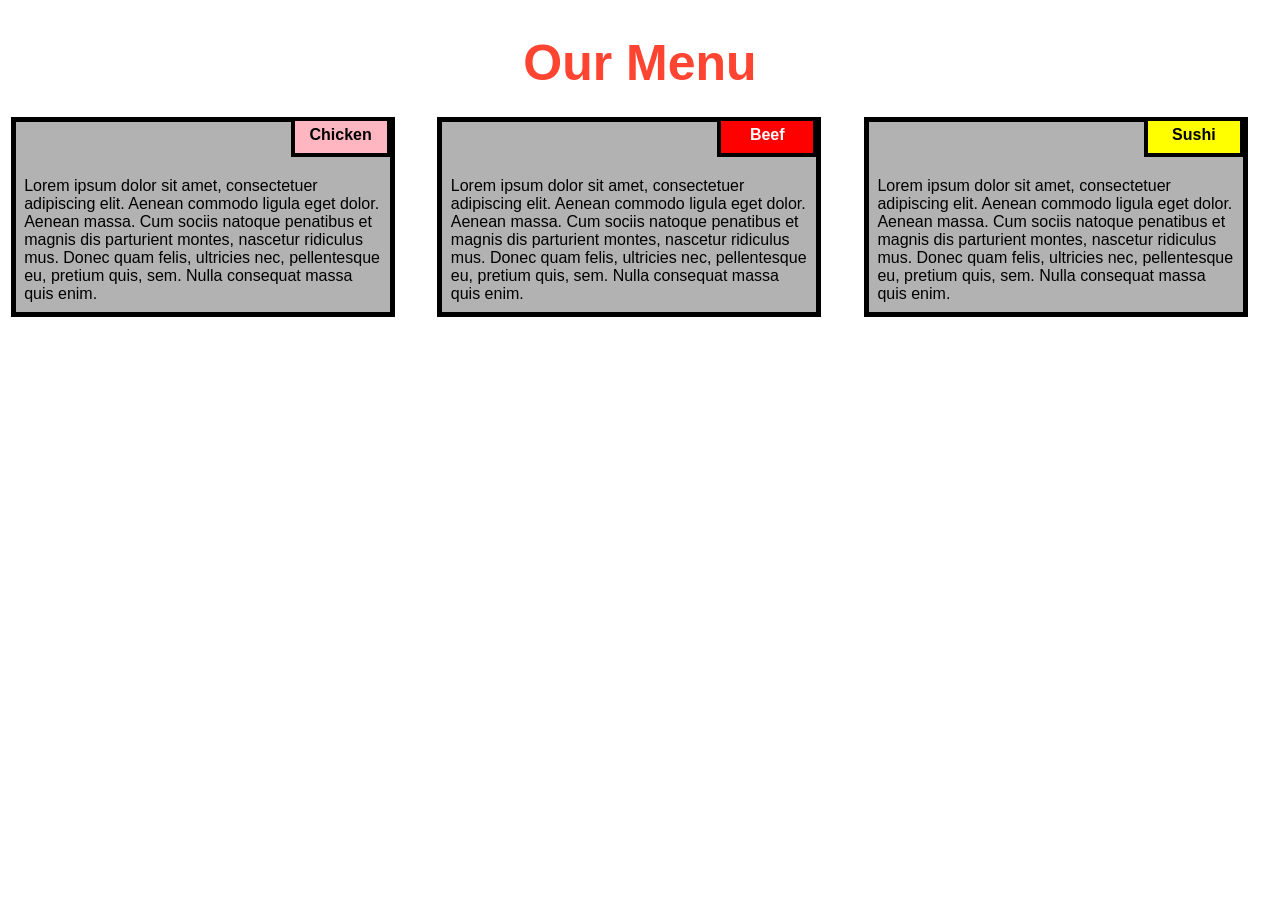
<file: module2/index.html>
<!DOCTYPE html>
<html>
<head>

<title>Responsive Layout</title>
<meta name="viewport" content="width=device-width, initial-scale=1">
<link rel="stylesheet" type="text/css" href="style.css">

</head>
<body>
<h1>Our Menu</h1>



  <div class="col-lg-4 col-md-6 col-sm-12">
  	<div class="box">
  		<p class="content-name name1">Chicken</p>
  		<p class="content">Lorem ipsum dolor sit amet, consectetuer adipiscing elit. Aenean commodo ligula eget dolor. Aenean massa. Cum sociis natoque penatibus et magnis dis parturient montes, nascetur ridiculus mus. Donec quam felis, ultricies nec, pellentesque eu, pretium quis, sem. Nulla consequat massa quis enim.</p>
  	</div>
  </div>

  <div class="col-lg-4 col-md-6 col-sm-12">
  	<div class="box">
   		<p class="content-name name2">Beef</p>
   		<p class="content">Lorem ipsum dolor sit amet, consectetuer adipiscing elit. Aenean commodo ligula eget dolor. Aenean massa. Cum sociis natoque penatibus et magnis dis parturient montes, nascetur ridiculus mus. Donec quam felis, ultricies nec, pellentesque eu, pretium quis, sem. Nulla consequat massa quis enim.</p>
  	</div>
  </div>

  <div class="col-lg-4 col-md-12 col-sm-12">
  	<div class="box">
  		<p class="content-name name3">Sushi</p>
  		<p class="content">Lorem ipsum dolor sit amet, consectetuer adipiscing elit. Aenean commodo ligula eget dolor. Aenean massa. Cum sociis natoque penatibus et magnis dis parturient montes, nascetur ridiculus mus. Donec quam felis, ultricies nec, pellentesque eu, pretium quis, sem. Nulla consequat massa quis enim.</p>
  	</div>	
  </div>

</body>
</html>
</file>
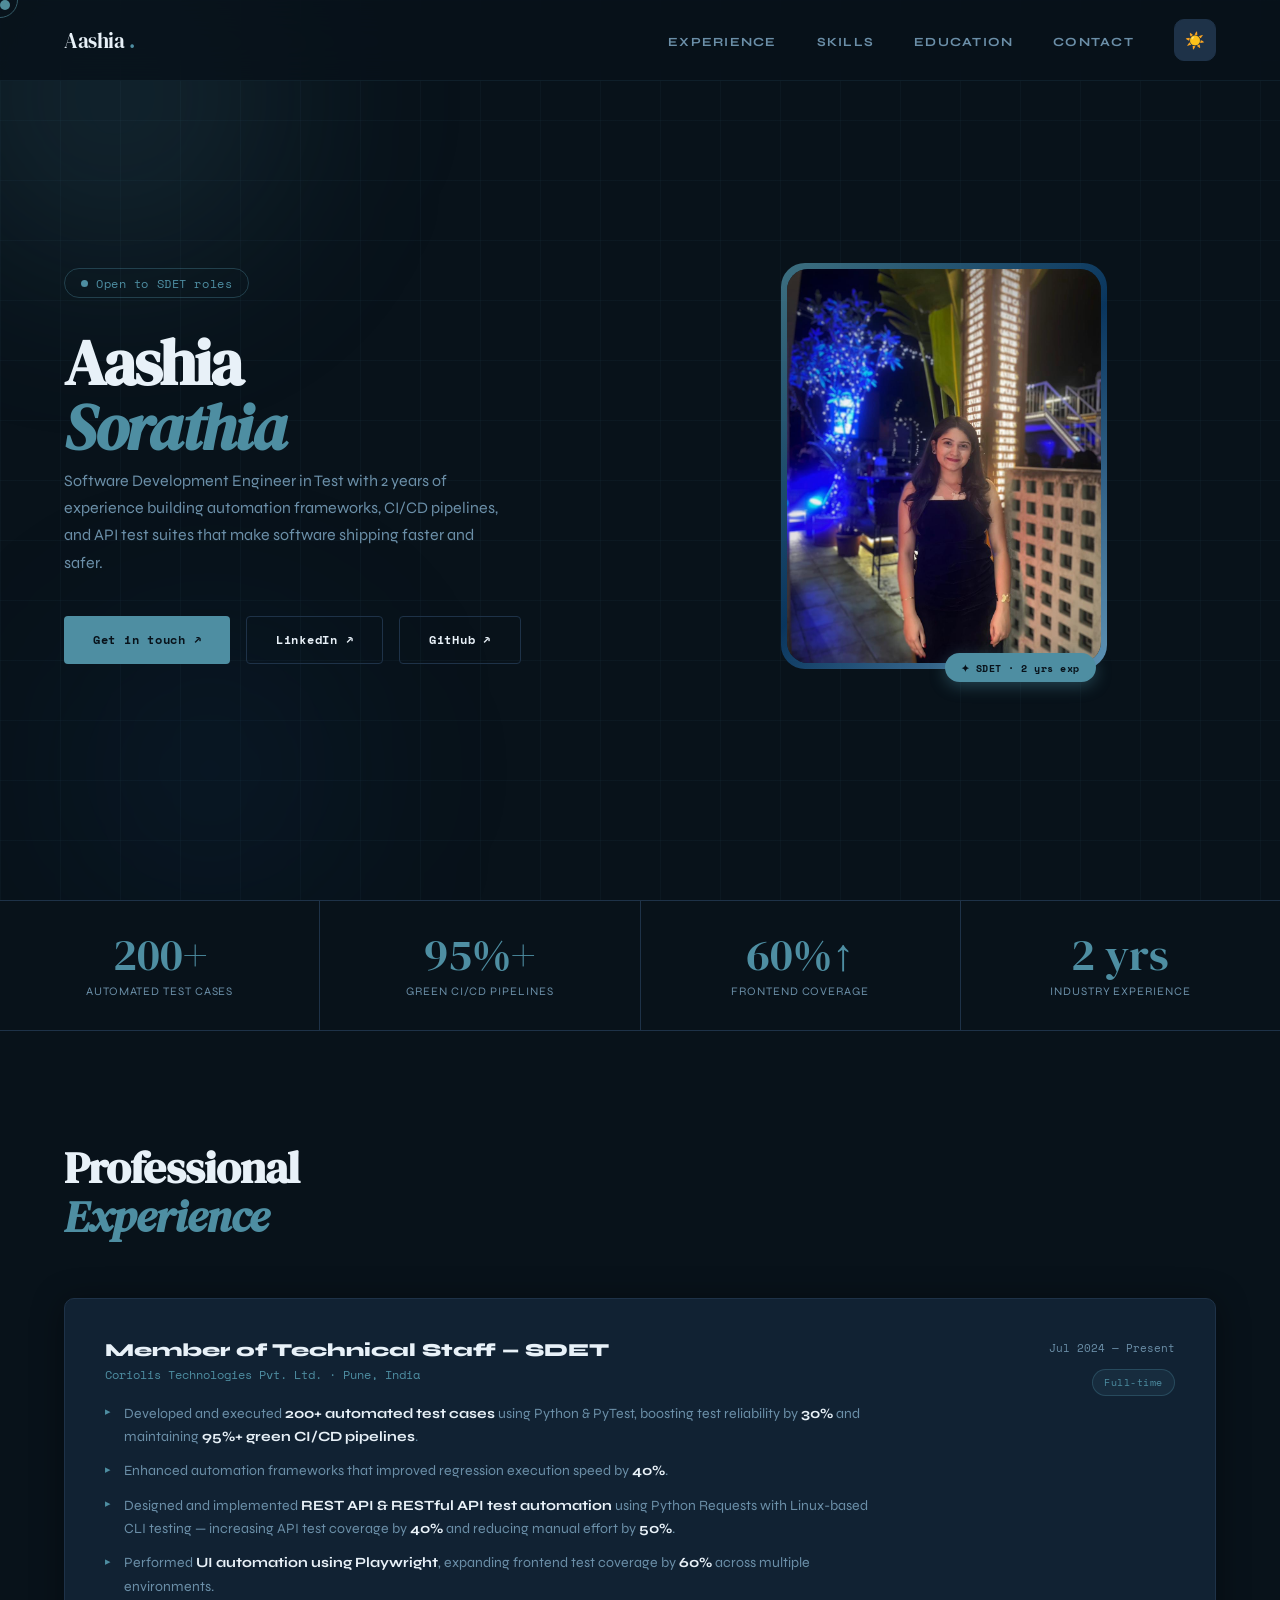
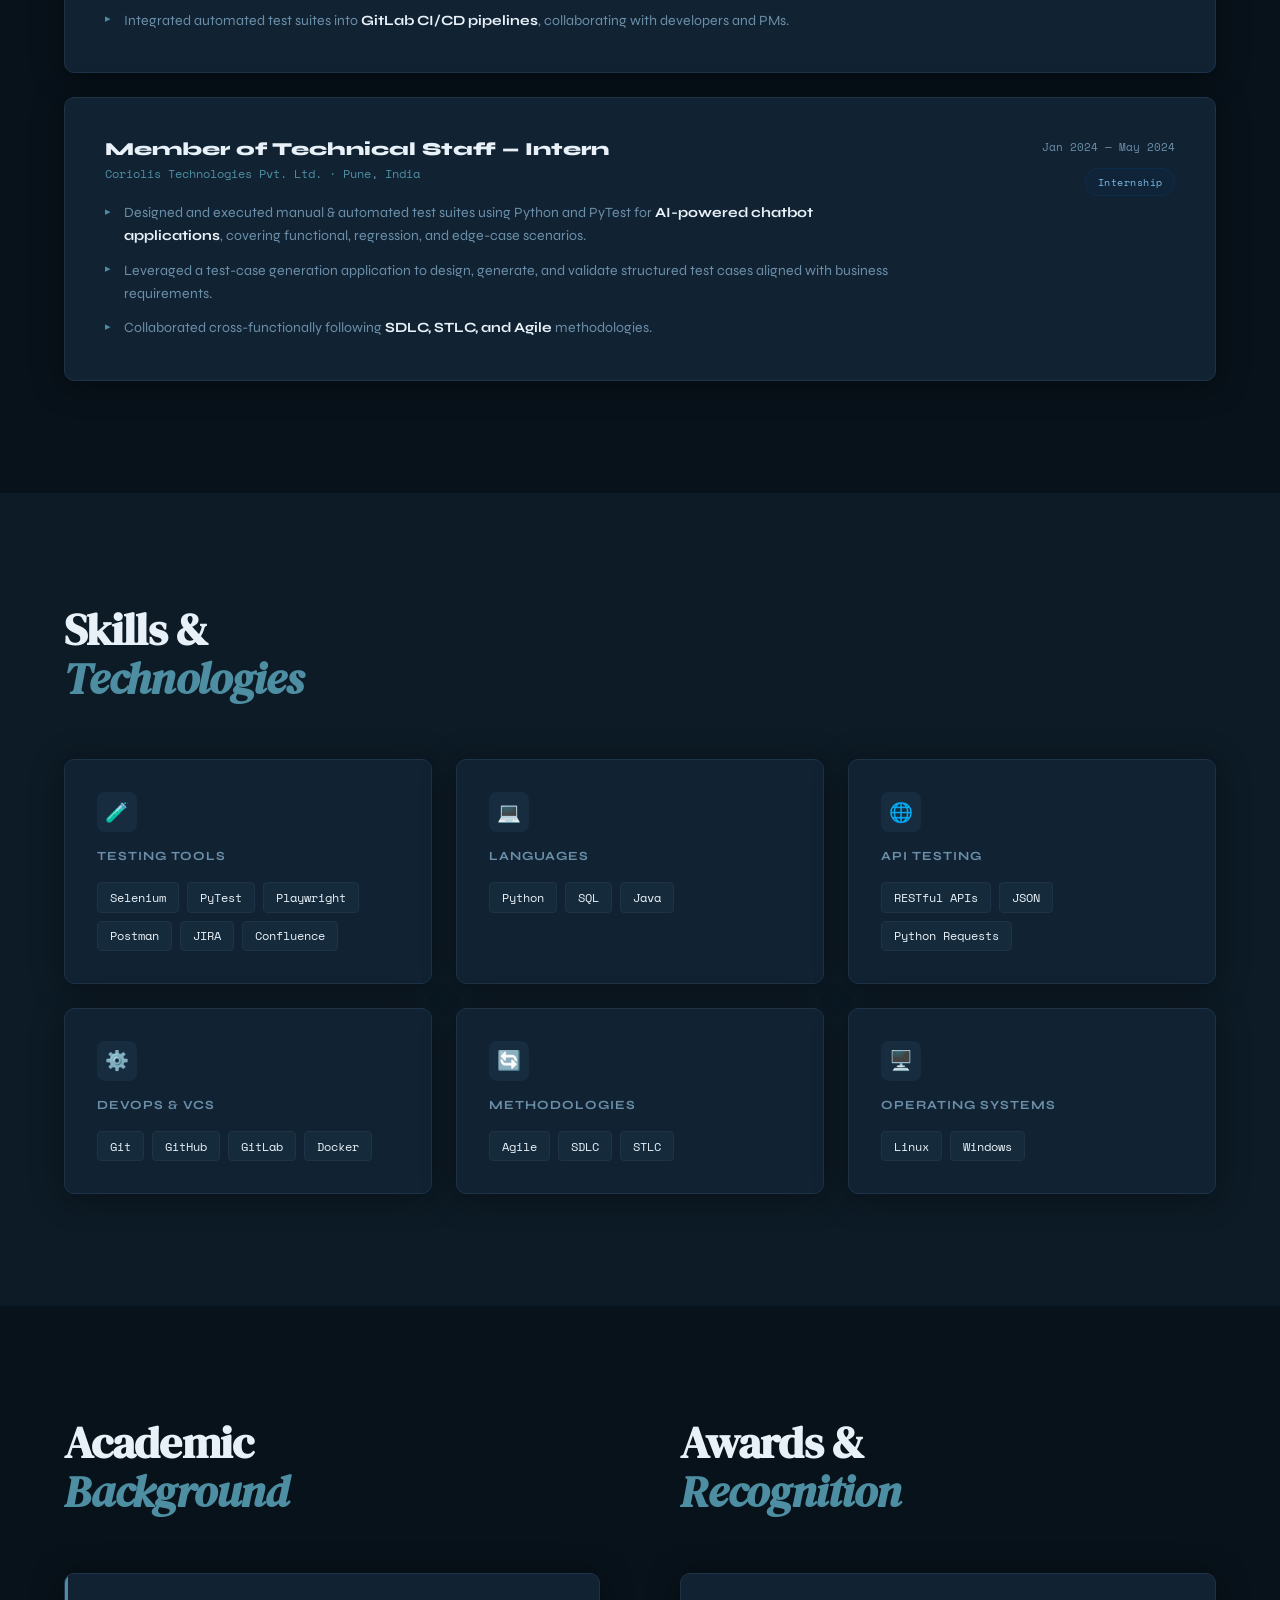
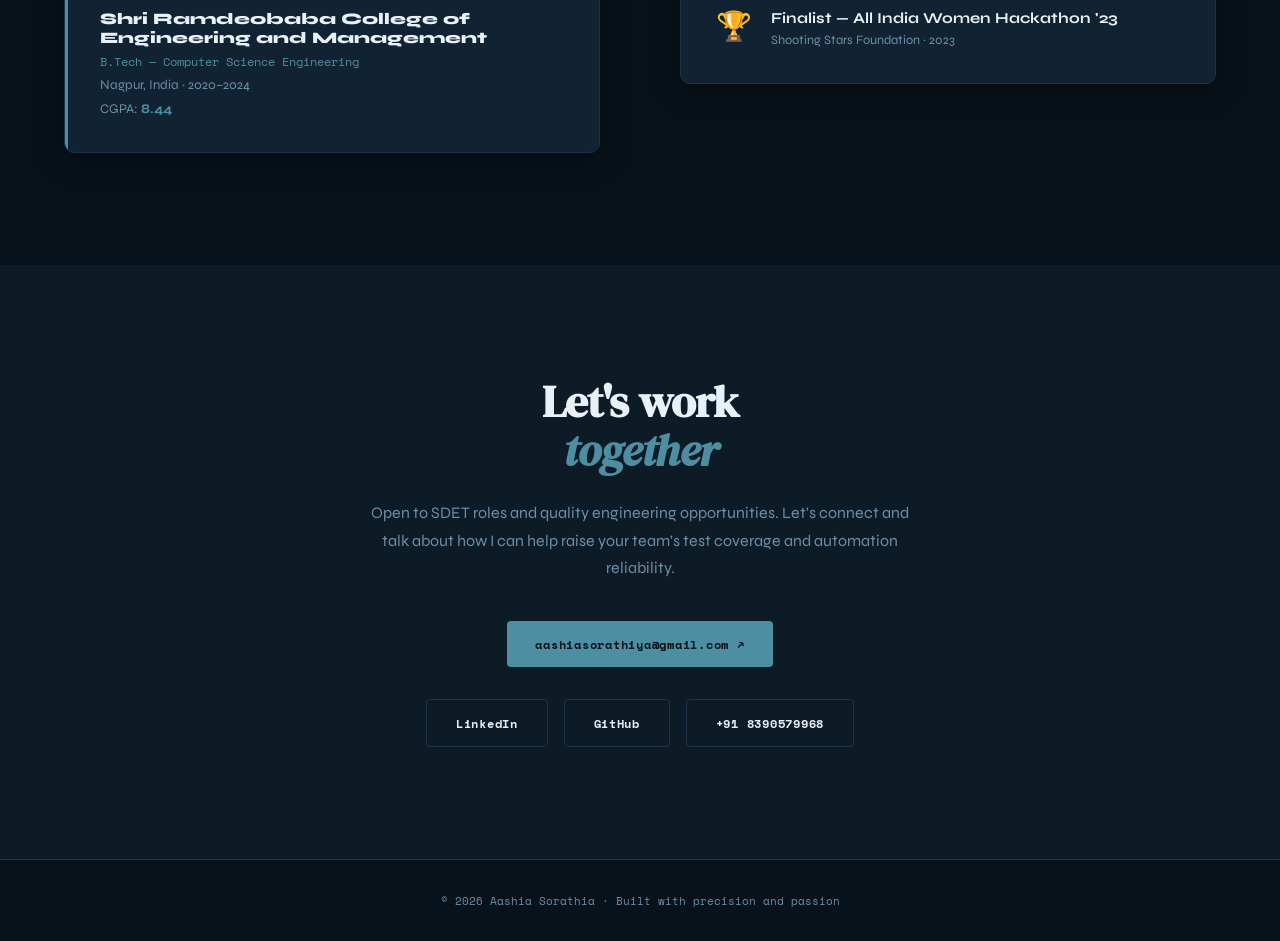
<file: aashia_sorathia_portfolio.html>
<!DOCTYPE html>
<html lang="en" data-theme="dark">
<head>
<meta charset="UTF-8"/>
<meta name="viewport" content="width=device-width, initial-scale=1.0"/>
<title>Aashia Sorathia — SDET</title>
<link href="https://fonts.googleapis.com/css2?family=DM+Serif+Display:ital@0;1&family=Space+Mono:wght@400;700&family=Syne:wght@400;500;700;800&display=swap" rel="stylesheet"/>
<style>

  /* ─── DARK THEME ─── */
  :root, [data-theme="dark"] {
    --bg:         #08121a;
    --surface:    #0d1b26;
    --card:       #112233;
    --border:     #1e3248;
    --accent:     #4E8EA2;
    --accent2:    #0A4174;
    --accent3:    #7BBDE8;
    --text:       #e8f1f8;
    --muted:      #6b8fa8;
    --warm:       #f0b452;
    --nav-bg:     rgba(8,18,26,0.82);
    --nav-border: rgba(78,142,162,0.12);
    --toggle-bg:  #1e3248;
    --shadow:     0 4px 32px rgba(0,0,0,0.4);
  }

  /* ─── LIGHT THEME ─── */
  [data-theme="light"] {
    --bg:         #f0f6fa;
    --surface:    #e2ecf4;
    --card:       #ffffff;
    --border:     #bdd4e4;
    --accent:     #4E8EA2;
    --accent2:    #0A4174;
    --accent3:    #2e7ab0;
    --text:       #0a1f2e;
    --muted:      #4a6d85;
    --warm:       #c47a1a;
    --nav-bg:     rgba(240,246,250,0.88);
    --nav-border: rgba(78,142,162,0.18);
    --toggle-bg:  #bdd4e4;
    --shadow:     0 4px 24px rgba(10,65,116,0.08);
  }

  *, *::before, *::after { box-sizing: border-box; margin: 0; padding: 0; }
  html { scroll-behavior: smooth; }
  body {
    background: var(--bg); color: var(--text);
    font-family: 'Syne', sans-serif;
    overflow-x: hidden; cursor: none;
    transition: background 0.4s, color 0.4s;
  }

  /* ── CURSOR ── */
  .cursor {
    width: 10px; height: 10px; background: var(--accent);
    border-radius: 50%; position: fixed; top: 0; left: 0;
    pointer-events: none; z-index: 9999;
    transition: transform 0.1s; mix-blend-mode: exclusion;
  }
  .cursor-ring {
    width: 36px; height: 36px; border: 1.5px solid var(--accent);
    border-radius: 50%; position: fixed; top: 0; left: 0;
    pointer-events: none; z-index: 9998;
    transition: transform 0.25s; mix-blend-mode: exclusion; opacity: 0.6;
  }

  /* ── NAV ── */
  nav {
    position: fixed; top: 0; left: 0; right: 0; z-index: 100;
    padding: 1.2rem 4rem;
    display: flex; justify-content: space-between; align-items: center;
    backdrop-filter: blur(18px);
    background: var(--nav-bg); border-bottom: 1px solid var(--nav-border);
    transition: background 0.4s, border-color 0.4s;
  }
  .nav-logo {
    font-family: 'DM Serif Display', serif; font-size: 1.3rem;
    letter-spacing: -0.02em; color: var(--text); text-decoration: none;
  }
  .nav-logo span { color: var(--accent); }
  .nav-right { display: flex; align-items: center; gap: 2.5rem; }
  .nav-links { display: flex; gap: 2.5rem; list-style: none; }
  .nav-links a {
    color: var(--muted); text-decoration: none; font-size: 0.78rem;
    font-weight: 700; letter-spacing: 0.1em; text-transform: uppercase;
    transition: color 0.2s; cursor: none;
  }
  .nav-links a:hover { color: var(--accent); }
  .theme-toggle {
    width: 42px; height: 42px; border-radius: 10px;
    border: 1px solid var(--border); background: var(--toggle-bg);
    display: flex; align-items: center; justify-content: center;
    font-size: 1rem; cursor: none; transition: all 0.3s;
  }
  .theme-toggle:hover { border-color: var(--accent); transform: scale(1.08); }

  /* ── HERO ── */
  #hero {
    min-height: 100vh;
    display: grid; grid-template-columns: 1fr 1fr;
    align-items: center; padding: 6rem 4rem 4rem;
    gap: 4rem; overflow: hidden; position: relative;
  }
  .hero-bg-grid {
    position: absolute; inset: 0;
    background-image:
      linear-gradient(rgba(78,142,162,0.05) 1px, transparent 1px),
      linear-gradient(90deg, rgba(78,142,162,0.05) 1px, transparent 1px);
    background-size: 60px 60px; pointer-events: none; z-index: 0;
  }
  .glow-orb {
    position: absolute; border-radius: 50%;
    filter: blur(90px); pointer-events: none; z-index: 0;
  }
  .orb1 { width: 350px; height: 350px; background: rgba(78,142,162,0.15); top: -80px; left: -60px; }
  .orb2 { width: 260px; height: 260px; background: rgba(10,65,116,0.15); bottom: 0; left: 80px; }

  .hero-left { position: relative; z-index: 2; max-width: 560px; }
  .hero-tag {
    display: inline-flex; align-items: center; gap: 0.5rem;
    font-family: 'Space Mono', monospace; font-size: 0.72rem;
    color: var(--accent); border: 1px solid rgba(78,142,162,0.35);
    border-radius: 100px; padding: 0.35rem 1rem; margin-bottom: 2rem;
    letter-spacing: 0.05em;
  }
  .hero-tag::before {
    content: ''; width: 7px; height: 7px;
    background: var(--accent); border-radius: 50%;
    animation: pulse 2s ease-in-out infinite;
  }
  @keyframes pulse {
    0%,100% { opacity: 1; transform: scale(1); }
    50% { opacity: 0.4; transform: scale(0.8); }
  }
  h1 {
    font-family: 'DM Serif Display', serif;
    font-size: clamp(3rem, 5vw, 5.5rem);
    line-height: 1.02; letter-spacing: -0.03em; margin-bottom: 0.4rem;
  }
  h1 em { font-style: italic; color: var(--accent); }
  .hero-sub {
    font-size: 1rem; color: var(--muted);
    margin-bottom: 2.5rem; line-height: 1.7; max-width: 440px;
  }
  .hero-cta { display: flex; gap: 1rem; flex-wrap: wrap; }
  .btn {
    display: inline-flex; align-items: center; gap: 0.5rem;
    font-family: 'Space Mono', monospace; font-size: 0.78rem;
    font-weight: 700; letter-spacing: 0.06em;
    padding: 0.85rem 1.8rem; border-radius: 4px;
    text-decoration: none; cursor: none; transition: all 0.2s;
  }
  .btn-primary { background: var(--accent); color: #fff; }
  [data-theme="dark"] .btn-primary { color: #08121a; }
  .btn-primary:hover { background: #3a7a8e; transform: translateY(-2px); }
  .btn-ghost { border: 1px solid var(--border); color: var(--text); background: transparent; }
  .btn-ghost:hover { border-color: var(--accent); color: var(--accent); transform: translateY(-2px); }

  /* ── PHOTO ── */
  .hero-right {
    position: relative; z-index: 2;
    display: flex; justify-content: center; align-items: center;
  }
  .hero-photo-wrap {
    position: relative; width: 320px; height: 400px;
    flex-shrink: 0; isolation: isolate;
  }
  /* Gradient ring frame — sits BEHIND photo */
  .photo-frame {
    position: absolute; inset: -3px; border-radius: 24px;
    background: linear-gradient(135deg, var(--accent), var(--accent2), var(--accent3));
    z-index: 1; opacity: 0.75;
  }
  /* White/card gap between frame and image */
  .photo-frame-gap {
    position: absolute; inset: 3px; border-radius: 21px;
    background: var(--card); z-index: 2;
  }
  /* Actual image container — clips cleanly */
  .photo-img-clip {
    position: absolute; inset: 3px; border-radius: 21px;
    overflow: hidden; z-index: 3;
  }
  /* ✅ The image — NO blue tint, NO filters, NO borders */
  .photo-img-clip img {
    width: 100%; height: 100%;
    object-fit: cover; object-position: center top;
    display: block;
    filter: none;
    -webkit-filter: none;
    image-rendering: auto;
    border: none; outline: none;
  }
  .photo-badge {
    position: absolute; bottom: -16px; right: 8px; z-index: 5;
    background: var(--accent); color: #fff;
    font-family: 'Space Mono', monospace; font-size: 0.65rem;
    font-weight: 700; padding: 0.4rem 1rem; border-radius: 100px;
    letter-spacing: 0.05em; white-space: nowrap;
    box-shadow: 0 4px 16px rgba(78,142,162,0.4);
  }
  [data-theme="dark"] .photo-badge { color: #08121a; }

  /* ── STATS ── */
  .stats-bar {
    display: grid; grid-template-columns: repeat(4, 1fr);
    gap: 1px; background: var(--border);
    border-top: 1px solid var(--border);
    border-bottom: 1px solid var(--border);
    position: relative; z-index: 2;
    transition: background 0.4s;
  }
  .stat {
    background: var(--bg); padding: 2rem 2.5rem;
    text-align: center; transition: background 0.4s;
  }
  .stat-val {
    font-family: 'DM Serif Display', serif; font-size: 2.8rem;
    color: var(--accent); line-height: 1; margin-bottom: 0.4rem;
  }
  .stat-label {
    font-size: 0.72rem; color: var(--muted);
    letter-spacing: 0.08em; text-transform: uppercase;
  }

  /* ── SECTIONS ── */
  section { position: relative; z-index: 2; }
  #experience { padding: 7rem 4rem; }
  #skills { padding: 7rem 4rem; background: var(--surface); transition: background 0.4s; }
  #edu-ach { padding: 7rem 4rem; display: grid; grid-template-columns: 1fr 1fr; gap: 5rem; align-items: start; }
  #contact { padding: 7rem 4rem; background: var(--surface); text-align: center; transition: background 0.4s; }

  .section-title {
    font-family: 'DM Serif Display', serif;
    font-size: clamp(2rem, 3.5vw, 3.2rem);
    letter-spacing: -0.02em; margin-bottom: 3.5rem; line-height: 1.1;
  }
  .section-title em { font-style: italic; color: var(--accent); }

  /* ── EXP CARDS ── */
  .exp-grid { display: grid; gap: 1.5rem; }
  .exp-card {
    background: var(--card); border: 1px solid var(--border);
    border-radius: 10px; padding: 2.5rem;
    display: grid; grid-template-columns: 3fr 1fr; gap: 1.5rem;
    transition: border-color 0.2s, transform 0.2s, background 0.4s;
    box-shadow: var(--shadow);
  }
  .exp-card:hover { border-color: var(--accent); transform: translateY(-3px); }
  .exp-role { font-size: 1.15rem; font-weight: 800; margin-bottom: 0.3rem; }
  .exp-company {
    font-family: 'Space Mono', monospace; font-size: 0.75rem;
    color: var(--accent); margin-bottom: 1.2rem;
  }
  .exp-bullets { list-style: none; display: flex; flex-direction: column; gap: 0.7rem; }
  .exp-bullets li {
    font-size: 0.88rem; color: var(--muted);
    line-height: 1.65; padding-left: 1.2rem; position: relative;
  }
  .exp-bullets li::before {
    content: '▸'; position: absolute; left: 0;
    color: var(--accent); font-size: 0.7rem; top: 0.12em;
  }
  .exp-bullets strong { color: var(--text); }
  .exp-meta { text-align: right; }
  .exp-period {
    font-family: 'Space Mono', monospace; font-size: 0.7rem;
    color: var(--muted); margin-bottom: 0.8rem;
  }
  .exp-badge {
    display: inline-block; background: rgba(78,142,162,0.1);
    color: var(--accent); border: 1px solid rgba(78,142,162,0.3);
    font-family: 'Space Mono', monospace; font-size: 0.65rem;
    padding: 0.3rem 0.7rem; border-radius: 100px; letter-spacing: 0.05em;
  }
  .exp-badge.intern {
    background: rgba(10,65,116,0.1); color: var(--accent3);
    border-color: rgba(10,65,116,0.25);
  }

  /* ── SKILLS ── */
  .skills-grid { display: grid; grid-template-columns: repeat(3,1fr); gap: 1.5rem; margin-top: 3.5rem; }
  .skill-cat {
    background: var(--card); border: 1px solid var(--border);
    border-radius: 10px; padding: 2rem;
    transition: border-color 0.2s, transform 0.2s, background 0.4s;
    box-shadow: var(--shadow);
  }
  .skill-cat:hover { border-color: var(--accent); transform: translateY(-3px); }
  .skill-cat-icon {
    width: 40px; height: 40px; border-radius: 8px;
    background: rgba(78,142,162,0.1);
    display: flex; align-items: center; justify-content: center;
    font-size: 1.2rem; margin-bottom: 1rem;
  }
  .skill-cat-title {
    font-size: 0.78rem; font-weight: 700; letter-spacing: 0.08em;
    text-transform: uppercase; color: var(--muted); margin-bottom: 1.2rem;
  }
  .skill-tags { display: flex; flex-wrap: wrap; gap: 0.5rem; }
  .skill-tag {
    font-family: 'Space Mono', monospace; font-size: 0.72rem;
    color: var(--text); background: rgba(78,142,162,0.07);
    border: 1px solid var(--border);
    padding: 0.35rem 0.75rem; border-radius: 4px;
  }

  /* ── EDU & ACH ── */
  .edu-card {
    background: var(--card); border: 1px solid var(--border);
    border-radius: 10px; padding: 2.2rem; margin-top: 2rem;
    position: relative; overflow: hidden;
    box-shadow: var(--shadow); transition: background 0.4s;
  }
  .edu-card::before {
    content: ''; position: absolute; left: 0; top: 0; bottom: 0;
    width: 3px; background: var(--accent);
  }
  .edu-name { font-size: 1rem; font-weight: 800; margin-bottom: 0.4rem; }
  .edu-deg { font-family: 'Space Mono', monospace; font-size: 0.75rem; color: var(--accent); margin-bottom: 0.4rem; }
  .edu-detail { font-size: 0.83rem; color: var(--muted); }
  .ach-card {
    background: var(--card); border: 1px solid var(--border);
    border-radius: 10px; padding: 2.2rem; margin-top: 2rem;
    display: flex; align-items: flex-start; gap: 1.2rem;
    transition: border-color 0.2s, background 0.4s; box-shadow: var(--shadow);
  }
  .ach-card:hover { border-color: var(--warm); }
  .ach-icon { font-size: 1.8rem; flex-shrink: 0; }
  .ach-title { font-size: 0.95rem; font-weight: 700; margin-bottom: 0.3rem; }
  .ach-sub { font-size: 0.8rem; color: var(--muted); }

  /* ── CONTACT ── */
  .contact-inner { max-width: 560px; margin: 0 auto; }
  .contact-desc { font-size: 1rem; color: var(--muted); line-height: 1.7; margin: 1.5rem 0 2.5rem; }
  .contact-links { display: flex; justify-content: center; gap: 1rem; flex-wrap: wrap; margin-top: 2rem; }

  /* ── FOOTER ── */
  footer {
    text-align: center; padding: 2rem;
    font-family: 'Space Mono', monospace; font-size: 0.7rem;
    color: var(--muted); border-top: 1px solid var(--border);
    transition: border-color 0.4s;
  }

  /* ── ANIMATIONS ── */
  .fade-up { opacity: 0; transform: translateY(28px); transition: opacity 0.6s, transform 0.6s; }
  .fade-up.visible { opacity: 1; transform: translateY(0); }

  /* ── RESPONSIVE ── */
  @media (max-width: 900px) {
    nav { padding: 1rem 1.5rem; }
    .nav-links { gap: 1rem; }
    #hero { grid-template-columns: 1fr; padding: 6rem 1.5rem 3rem; }
    .hero-right { order: -1; margin-bottom: 2rem; }
    .hero-photo-wrap { width: 200px; height: 250px; }
    .stats-bar { grid-template-columns: 1fr 1fr; }
    #experience, #skills, #contact { padding: 5rem 1.5rem; }
    .skills-grid { grid-template-columns: 1fr 1fr; }
    #edu-ach { grid-template-columns: 1fr; padding: 5rem 1.5rem; gap: 3rem; }
    .exp-card { grid-template-columns: 1fr; }
    .exp-meta { text-align: left; }
  }
  @media (max-width: 500px) {
    .skills-grid { grid-template-columns: 1fr; }
    .nav-links { display: none; }
  }
</style>
</head>
<body>

<div class="cursor" id="cursor"></div>
<div class="cursor-ring" id="cursorRing"></div>

<nav>
  <a href="#hero" class="nav-logo">Aashia <span>.</span></a>
  <div class="nav-right">
    <ul class="nav-links">
      <li><a href="#experience">Experience</a></li>
      <li><a href="#skills">Skills</a></li>
      <li><a href="#edu-ach">Education</a></li>
      <li><a href="#contact">Contact</a></li>
    </ul>
    <button class="theme-toggle" id="themeToggle" aria-label="Toggle theme">☀️</button>
  </div>
</nav>

<section id="hero">
  <div class="hero-bg-grid"></div>
  <div class="glow-orb orb1"></div>
  <div class="glow-orb orb2"></div>

  <div class="hero-left fade-up">
    <div class="hero-tag">Open to SDET roles</div>
    <h1>Aashia<br><em>Sorathia</em></h1>
    <p class="hero-sub">
      Software Development Engineer in Test with 2 years of experience building automation frameworks, CI/CD pipelines, and API test suites that make software shipping faster and safer.
    </p>
    <div class="hero-cta">
      <a href="#contact" class="btn btn-primary">Get in touch ↗</a>
      <a href="https://www.linkedin.com/in/aashia-sorathia-327803216/" target="_blank" class="btn btn-ghost">LinkedIn ↗</a>
      <a href="https://github.com/aashiasorathia" target="_blank" class="btn btn-ghost">GitHub ↗</a>
    </div>
  </div>

  <div class="hero-right fade-up">
    <div class="hero-photo-wrap">
      <div class="photo-frame"></div>
      <div class="photo-frame-gap"></div>
      <div class="photo-img-clip">
        <img src="aashia_img.jpeg" alt="Aashia Sorathia"/>
      </div>
      <div class="photo-badge">✦ SDET · 2 yrs exp</div>
    </div>
  </div>
</section>

<div class="stats-bar">
  <div class="stat fade-up"><div class="stat-val">200+</div><div class="stat-label">Automated Test Cases</div></div>
  <div class="stat fade-up"><div class="stat-val">95%+</div><div class="stat-label">Green CI/CD Pipelines</div></div>
  <div class="stat fade-up"><div class="stat-val">60%↑</div><div class="stat-label">Frontend Coverage</div></div>
  <div class="stat fade-up"><div class="stat-val">2 yrs</div><div class="stat-label">Industry Experience</div></div>
</div>

<section id="experience">
  <h2 class="section-title">Professional<br><em>Experience</em></h2>
  <div class="exp-grid">
    <div class="exp-card fade-up">
      <div>
        <div class="exp-role">Member of Technical Staff — SDET</div>
        <div class="exp-company">Coriolis Technologies Pvt. Ltd. · Pune, India</div>
        <ul class="exp-bullets">
          <li>Developed and executed <strong>200+ automated test cases</strong> using Python & PyTest, boosting test reliability by <strong>30%</strong> and maintaining <strong>95%+ green CI/CD pipelines</strong>.</li>
          <li>Enhanced automation frameworks that improved regression execution speed by <strong>40%</strong>.</li>
          <li>Designed and implemented <strong>REST API & RESTful API test automation</strong> using Python Requests with Linux-based CLI testing — increasing API test coverage by <strong>40%</strong> and reducing manual effort by <strong>50%</strong>.</li>
          <li>Performed <strong>UI automation using Playwright</strong>, expanding frontend test coverage by <strong>60%</strong> across multiple environments.</li>
          <li>Integrated automated test suites into <strong>GitLab CI/CD pipelines</strong>, collaborating with developers and PMs.</li>
        </ul>
      </div>
      <div class="exp-meta">
        <div class="exp-period">Jul 2024 — Present</div>
        <span class="exp-badge">Full-time</span>
      </div>
    </div>
    <div class="exp-card fade-up">
      <div>
        <div class="exp-role">Member of Technical Staff — Intern</div>
        <div class="exp-company">Coriolis Technologies Pvt. Ltd. · Pune, India</div>
        <ul class="exp-bullets">
          <li>Designed and executed manual & automated test suites using Python and PyTest for <strong>AI-powered chatbot applications</strong>, covering functional, regression, and edge-case scenarios.</li>
          <li>Leveraged a test-case generation application to design, generate, and validate structured test cases aligned with business requirements.</li>
          <li>Collaborated cross-functionally following <strong>SDLC, STLC, and Agile</strong> methodologies.</li>
        </ul>
      </div>
      <div class="exp-meta">
        <div class="exp-period">Jan 2024 — May 2024</div>
        <span class="exp-badge intern">Internship</span>
      </div>
    </div>
  </div>
</section>

<section id="skills">
  <h2 class="section-title">Skills &amp;<br><em>Technologies</em></h2>
  <div class="skills-grid">
    <div class="skill-cat fade-up"><div class="skill-cat-icon">🧪</div><div class="skill-cat-title">Testing Tools</div><div class="skill-tags"><span class="skill-tag">Selenium</span><span class="skill-tag">PyTest</span><span class="skill-tag">Playwright</span><span class="skill-tag">Postman</span><span class="skill-tag">JIRA</span><span class="skill-tag">Confluence</span></div></div>
    <div class="skill-cat fade-up"><div class="skill-cat-icon">💻</div><div class="skill-cat-title">Languages</div><div class="skill-tags"><span class="skill-tag">Python</span><span class="skill-tag">SQL</span><span class="skill-tag">Java</span></div></div>
    <div class="skill-cat fade-up"><div class="skill-cat-icon">🌐</div><div class="skill-cat-title">API Testing</div><div class="skill-tags"><span class="skill-tag">RESTful APIs</span><span class="skill-tag">JSON</span><span class="skill-tag">Python Requests</span></div></div>
    <div class="skill-cat fade-up"><div class="skill-cat-icon">⚙️</div><div class="skill-cat-title">DevOps &amp; VCS</div><div class="skill-tags"><span class="skill-tag">Git</span><span class="skill-tag">GitHub</span><span class="skill-tag">GitLab</span><span class="skill-tag">Docker</span></div></div>
    <div class="skill-cat fade-up"><div class="skill-cat-icon">🔄</div><div class="skill-cat-title">Methodologies</div><div class="skill-tags"><span class="skill-tag">Agile</span><span class="skill-tag">SDLC</span><span class="skill-tag">STLC</span></div></div>
    <div class="skill-cat fade-up"><div class="skill-cat-icon">🖥️</div><div class="skill-cat-title">Operating Systems</div><div class="skill-tags"><span class="skill-tag">Linux</span><span class="skill-tag">Windows</span></div></div>
  </div>
</section>

<section id="edu-ach">
  <div>
    <h2 class="section-title">Academic<br><em>Background</em></h2>
    <div class="edu-card fade-up">
      <div class="edu-name">Shri Ramdeobaba College of Engineering and Management</div>
      <div class="edu-deg">B.Tech — Computer Science Engineering</div>
      <div class="edu-detail">Nagpur, India · 2020–2024</div>
      <div class="edu-detail" style="margin-top:0.5rem;">CGPA: <strong style="color:var(--accent)">8.44</strong></div>
    </div>
  </div>
  <div>
    <h2 class="section-title">Awards &amp;<br><em>Recognition</em></h2>
    <div class="ach-card fade-up">
      <div class="ach-icon">🏆</div>
      <div>
        <div class="ach-title">Finalist — All India Women Hackathon '23</div>
        <div class="ach-sub">Shooting Stars Foundation · 2023</div>
      </div>
    </div>
  </div>
</section>

<section id="contact">
  <div class="contact-inner">
    <h2 class="section-title" style="margin-bottom:0">Let's work<br><em>together</em></h2>
    <p class="contact-desc">Open to SDET roles and quality engineering opportunities. Let's connect and talk about how I can help raise your team's test coverage and automation reliability.</p>
    <a href="mailto:aashiasorathiya@gmail.com" class="btn btn-primary" style="margin:0 auto;display:inline-flex;">aashiasorathiya@gmail.com ↗</a>
    <div class="contact-links">
      <a href="https://www.linkedin.com/in/aashia-sorathia-327803216/" target="_blank" class="btn btn-ghost">LinkedIn</a>
      <a href="https://github.com/aashiasorathia" target="_blank" class="btn btn-ghost">GitHub</a>
      <a href="tel:+918390579968" class="btn btn-ghost">+91 8390579968</a>
    </div>
  </div>
</section>

<footer><p>© 2026 Aashia Sorathia · Built with precision and passion</p></footer>

<script>
  // Cursor
  const cursor = document.getElementById('cursor');
  const ring   = document.getElementById('cursorRing');
  let mx=0,my=0,rx=0,ry=0;
  document.addEventListener('mousemove', e => {
    mx=e.clientX; my=e.clientY;
    cursor.style.transform=`translate(${mx-5}px,${my-5}px)`;
  });
  (function loop(){ rx+=(mx-rx)*0.15; ry+=(my-ry)*0.15; ring.style.transform=`translate(${rx-18}px,${ry-18}px)`; requestAnimationFrame(loop); })();

  // Theme
  const html = document.documentElement;
  const btn  = document.getElementById('themeToggle');
  let dark   = localStorage.getItem('theme') !== 'light';
  function apply(){ html.setAttribute('data-theme', dark?'dark':'light'); btn.textContent=dark?'☀️':'🌙'; localStorage.setItem('theme',dark?'dark':'light'); }
  apply();
  btn.addEventListener('click', ()=>{ dark=!dark; apply(); });

  // Scroll reveal
  const obs = new IntersectionObserver(entries=>{
    entries.forEach((e,i)=>{ if(e.isIntersecting){ setTimeout(()=>e.target.classList.add('visible'),i*80); obs.unobserve(e.target); } });
  },{threshold:0.1});
  document.querySelectorAll('.fade-up').forEach(el=>obs.observe(el));
</script>
</body>
</html>
</file>
<file: module 3/style.css>
.container-fluid{
	margin: 0;
	padding: 0;
}

.navbar{
	border-radius: 0px;
	background-color: rgba(0,0,0,0.8);
}

.navbar-brand{
  font-size: 35px;
  color: white;
  padding-left: 25px;
}

.navbar-brand:hover{
	color: white;
}

.nav{
	margin: 0;
	padding: 0;
}

.navbar-nav{
  font-size: 25px;
  text-align: center;
  margin: 0;
  padding: 0;
}

.navbar-toggle{
	border: 2px solid white;
	margin-right: 25px;
}

.icon-bar{
	background-color: white;
}


.main-title{
  margin-bottom: 15px;
  text-align: center;
  color: #ff4532;
  font-size: 50px;
  font-family: "Comic Sans MS", cursive, sans-serif;
  font-weight: bold;
}

li{
	box-sizing: border-box;
	width: 100%;
}

.menu-item{
	padding: 0;
	margin: 0;
	width: 100%;
	background-color: white;
	border-bottom: 1px solid black;
	color: black;
	display: block;
}

.menu-item:hover{
	background-color: rgba(0,0,0,0.9);
	color: rgba(0,0,0,0.4);
}



.row{
	margin: 20px;
}

.content-box{
	margin: 20px;
	width: auto;
	height: auto;
	color: black;
	background-color: rgba(0,0,0,0.2);
	font-family: "Comic Sans MS", cursive, sans-serif;
	padding: 20px;
}

.item-name{
	text-align: center;
	font-size: 20px;
	font-weight: bold;
}

#top{

}
</file>
<file: module2/style.css>
* {
  box-sizing: border-box;
}

body{
	margin: 0;
	padding: 0;
  font-family: "Comic Sans MS", cursive, sans-serif;
}

.row{
  margin-top: 5%;
  margin-bottom: 5%;
}

h1 {
  margin-bottom: 15px;
  text-align: center;
  color: #ff4532;
  font-size: 50px;
}


.box{
  width: 100%;
  overflow: none;
}


.content-name{
  overflow: none;
  text-align: center;
  border: 4px solid black;
  width: 100px;
  height: 40px;
  padding: 5px;
  float: right;
  margin-right: 36px;
  margin-top: 0px;
  font-weight: bold;
  position: relative;
}

.content{
  border: 5px solid black;
  width: 90%;
  height: auto;
  margin: 2.5%;
  color: black
  font-size: 25px;
  padding: 2%;
  padding-top: 55px;
  background-color: rgba(0,0,0,0.3);
}

.name1{
  background-color: #FFB6C1;
}

.name2{
  color: white;
  background-color: #FF0000;
}
.name3{
  background-color: #FFFF00;
}


/********** Large devices only **********/
@media (min-width: 992px) {
  .col-lg-4 {
  	float: left;
    width: 33.33%;
  }
}
/********** Medium devices only **********/
@media (min-width: 768px) and (max-width: 991px) {
  .col-md-6,.col-md-12 {
    float: left;
  }
  .col-md-6 {
    width: 50%;
  }
  .col-md-12 {
    margin-left: -10px;
    width: 100%;
  }
  .name3{
    margin-right: 65px;
    width: 100px;
  }
}

@media (min-width: 0px) and (max-width: 767px) {
  .col-sm-12 {
  	float: left;
    width: 100%;
  }
  .content-name{
    margin-right: 30px;
  }
}
</file>
